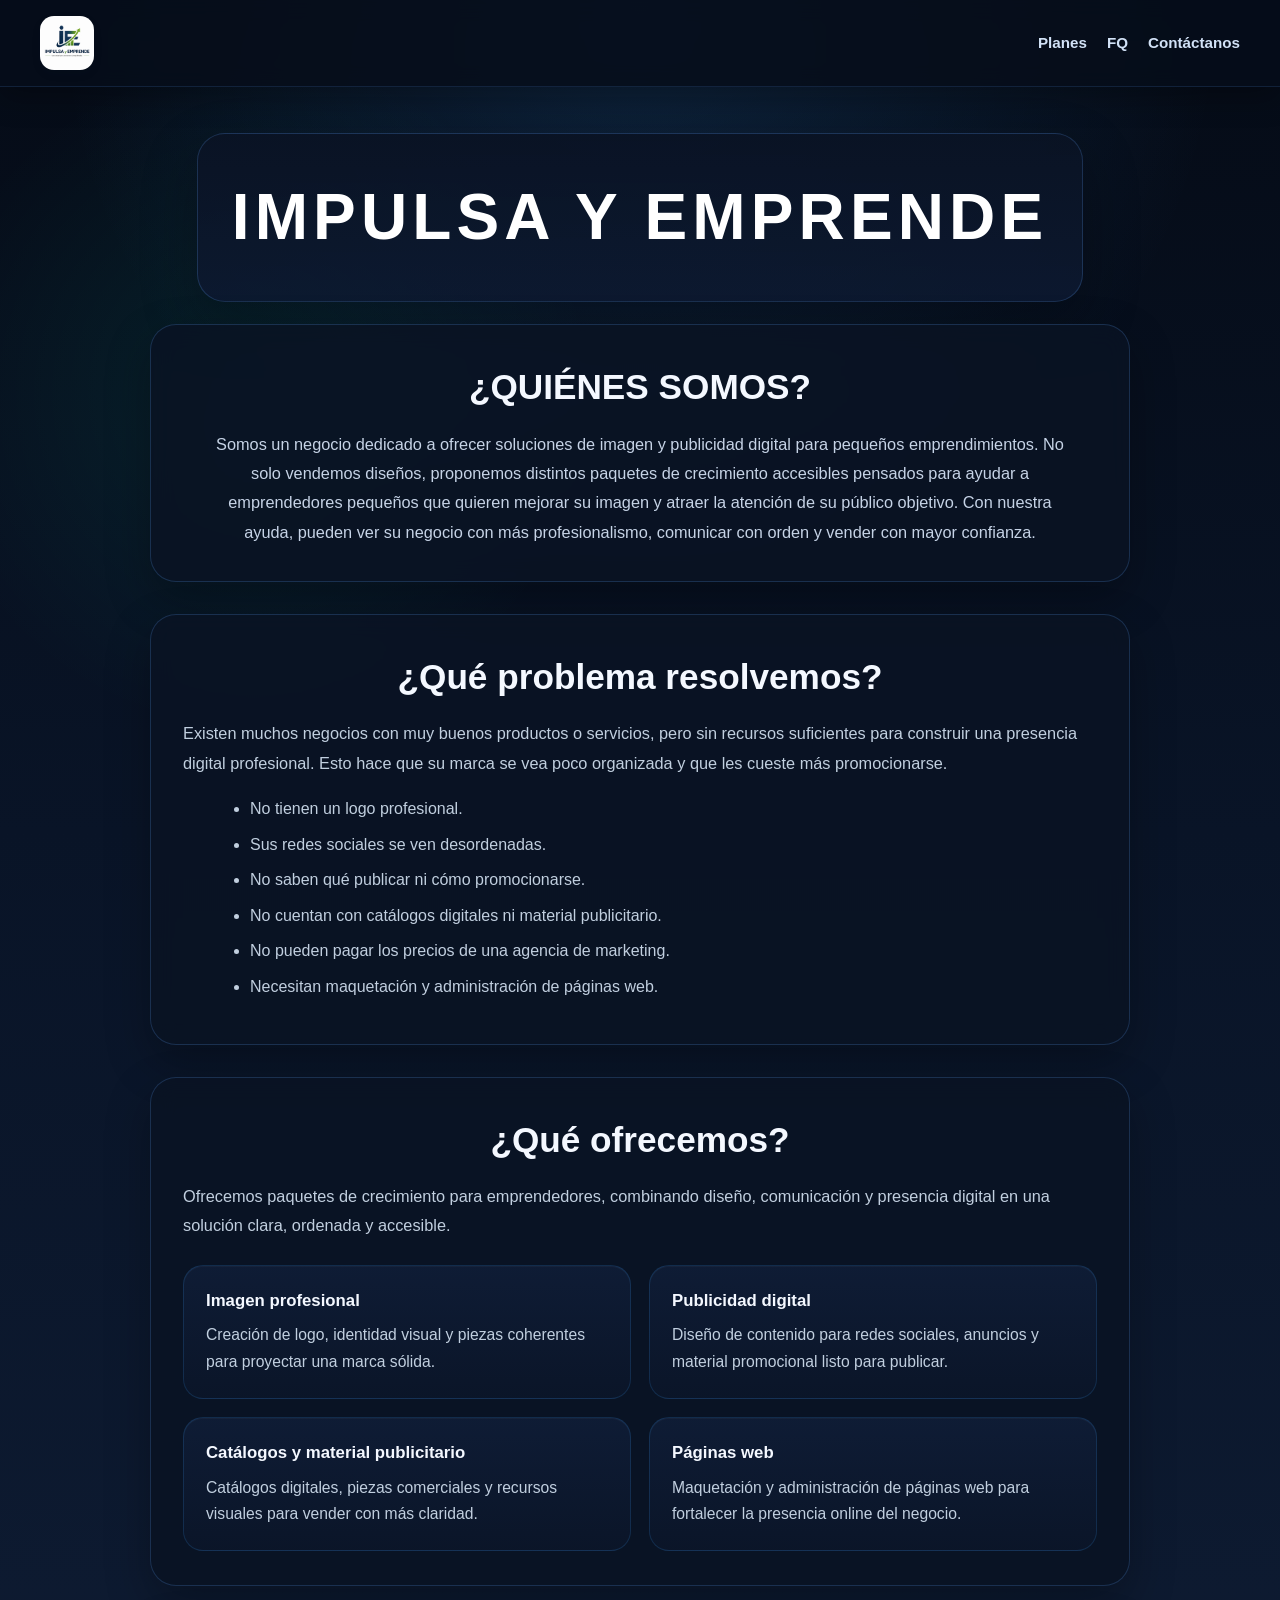
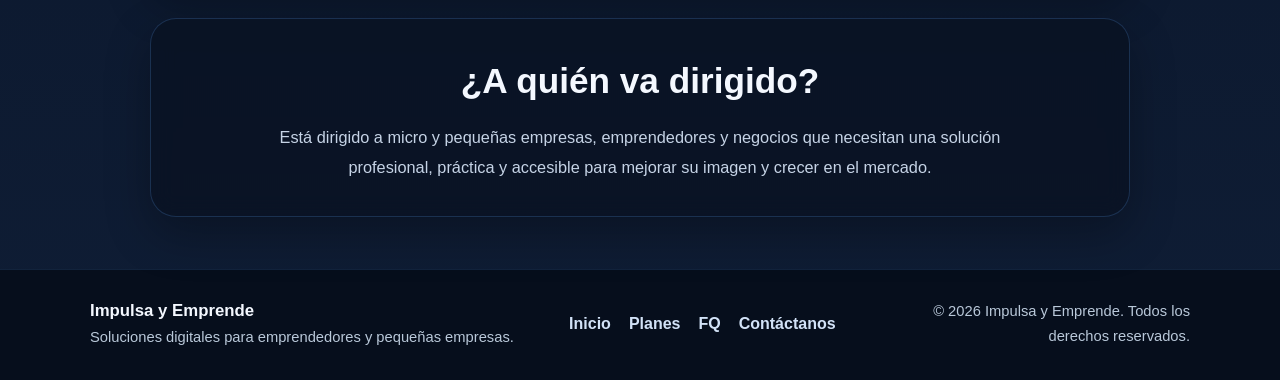
<file: index.html>
<!DOCTYPE html>
<html lang="es">
<head>
    <meta charset="UTF-8">
    <meta name="viewport" content="width=device-width, initial-scale=1.0">
    <title>Impulsa y Emprende</title>
    <link rel="stylesheet" href="estilos_index.css">
</head>
<body>
    <header class="navbar">
        <a class="logo-button" href="index.html" aria-label="Ir al inicio">
            <img src="logo/logo.jpeg" alt="Logo de Impulsa y Emprende" class="logo-img">
        </a>
        <nav class="nav-links" aria-label="Navegación principal">
            <a href="planes/planes.html">Planes</a>
            <a href="fq/fq.html">FQ</a>
            <a href="contacto/contacto.html">Contáctanos</a>
        </nav>
    </header>

    <main>
        <section class="hero" id="inicio">
            <div class="hero-content">
                <h1>IMPULSA Y EMPRENDE</h1>
            </div>
        </section>

            <section class="content-section" id="quienes-somos">
                <div class="section-card intro-card">
                    <h2>¿QUIÉNES SOMOS?</h2>
                    <p>
                        Somos un negocio dedicado a ofrecer soluciones de imagen y publicidad digital para pequeños emprendimientos.
                        No solo vendemos diseños, proponemos distintos paquetes de crecimiento accesibles pensados para ayudar a emprendedores pequeños que
                        quieren mejorar su imagen y atraer la atención de su público objetivo.
                        Con nuestra ayuda, pueden ver su negocio con más profesionalismo,
                        comunicar con orden y vender con mayor confianza.
                    </p>
                </div>
            </section>

        <section class="content-section" id="problema">
            <div class="section-card">
                <h2>¿Qué problema resolvemos?</h2>
                <p>
                    Existen muchos negocios con muy buenos productos o servicios, pero sin recursos suficientes para construir una presencia digital profesional.
                    Esto hace que su marca se vea poco organizada y que les cueste más promocionarse.
                </p>
                <ul class="bullet-list">
                    <li>No tienen un logo profesional.</li>
                    <li>Sus redes sociales se ven desordenadas.</li>
                    <li>No saben qué publicar ni cómo promocionarse.</li>
                    <li>No cuentan con catálogos digitales ni material publicitario.</li>
                    <li>No pueden pagar los precios de una agencia de marketing.</li>
                    <li>Necesitan maquetación y administración de páginas web.</li>
                </ul>
            </div>
        </section>

        <section class="content-section" id="ofrecemos">
            <div class="section-card">
                <h2>¿Qué ofrecemos?</h2>
                <p>
                    Ofrecemos paquetes de crecimiento para emprendedores, combinando diseño, comunicación y presencia digital en una solución clara,
                    ordenada y accesible.
                </p>

                <div class="service-grid">
                    <article class="service-card">
                        <h3>Imagen profesional</h3>
                        <p>Creación de logo, identidad visual y piezas coherentes para proyectar una marca sólida.</p>
                    </article>
                    <article class="service-card">
                        <h3>Publicidad digital</h3>
                        <p>Diseño de contenido para redes sociales, anuncios y material promocional listo para publicar.</p>
                    </article>
                    <article class="service-card">
                        <h3>Catálogos y material publicitario</h3>
                        <p>Catálogos digitales, piezas comerciales y recursos visuales para vender con más claridad.</p>
                    </article>
                    <article class="service-card">
                        <h3>Páginas web</h3>
                        <p>Maquetación y administración de páginas web para fortalecer la presencia online del negocio.</p>
                    </article>
                </div>
            </div>
        </section>

        <section class="content-section" id="publico">
            <div class="section-card audience-card">
                <h2>¿A quién va dirigido?</h2>
                <p>
                    Está dirigido a micro y pequeñas empresas, emprendedores y negocios que necesitan una solución profesional,
                    práctica y accesible para mejorar su imagen y crecer en el mercado.
                </p>
            </div>
        </section>
    </main>

    <footer class="site-footer">
        <div class="footer-content">
            <div class="footer-brand">
                <strong>Impulsa y Emprende</strong>
                <p>Soluciones digitales para emprendedores y pequeñas empresas.</p>
            </div>
            <div class="footer-links">
                <a href="index.html">Inicio</a>
                <a href="planes/planes.html">Planes</a>
                <a href="fq/fq.html">FQ</a>
                <a href="contacto/contacto.html">Contáctanos</a>
            </div>
            <div class="footer-copy">
                <p>© 2026 Impulsa y Emprende. Todos los derechos reservados.</p>
            </div>
        </div>
    </footer>
</body>
</html>
</file>
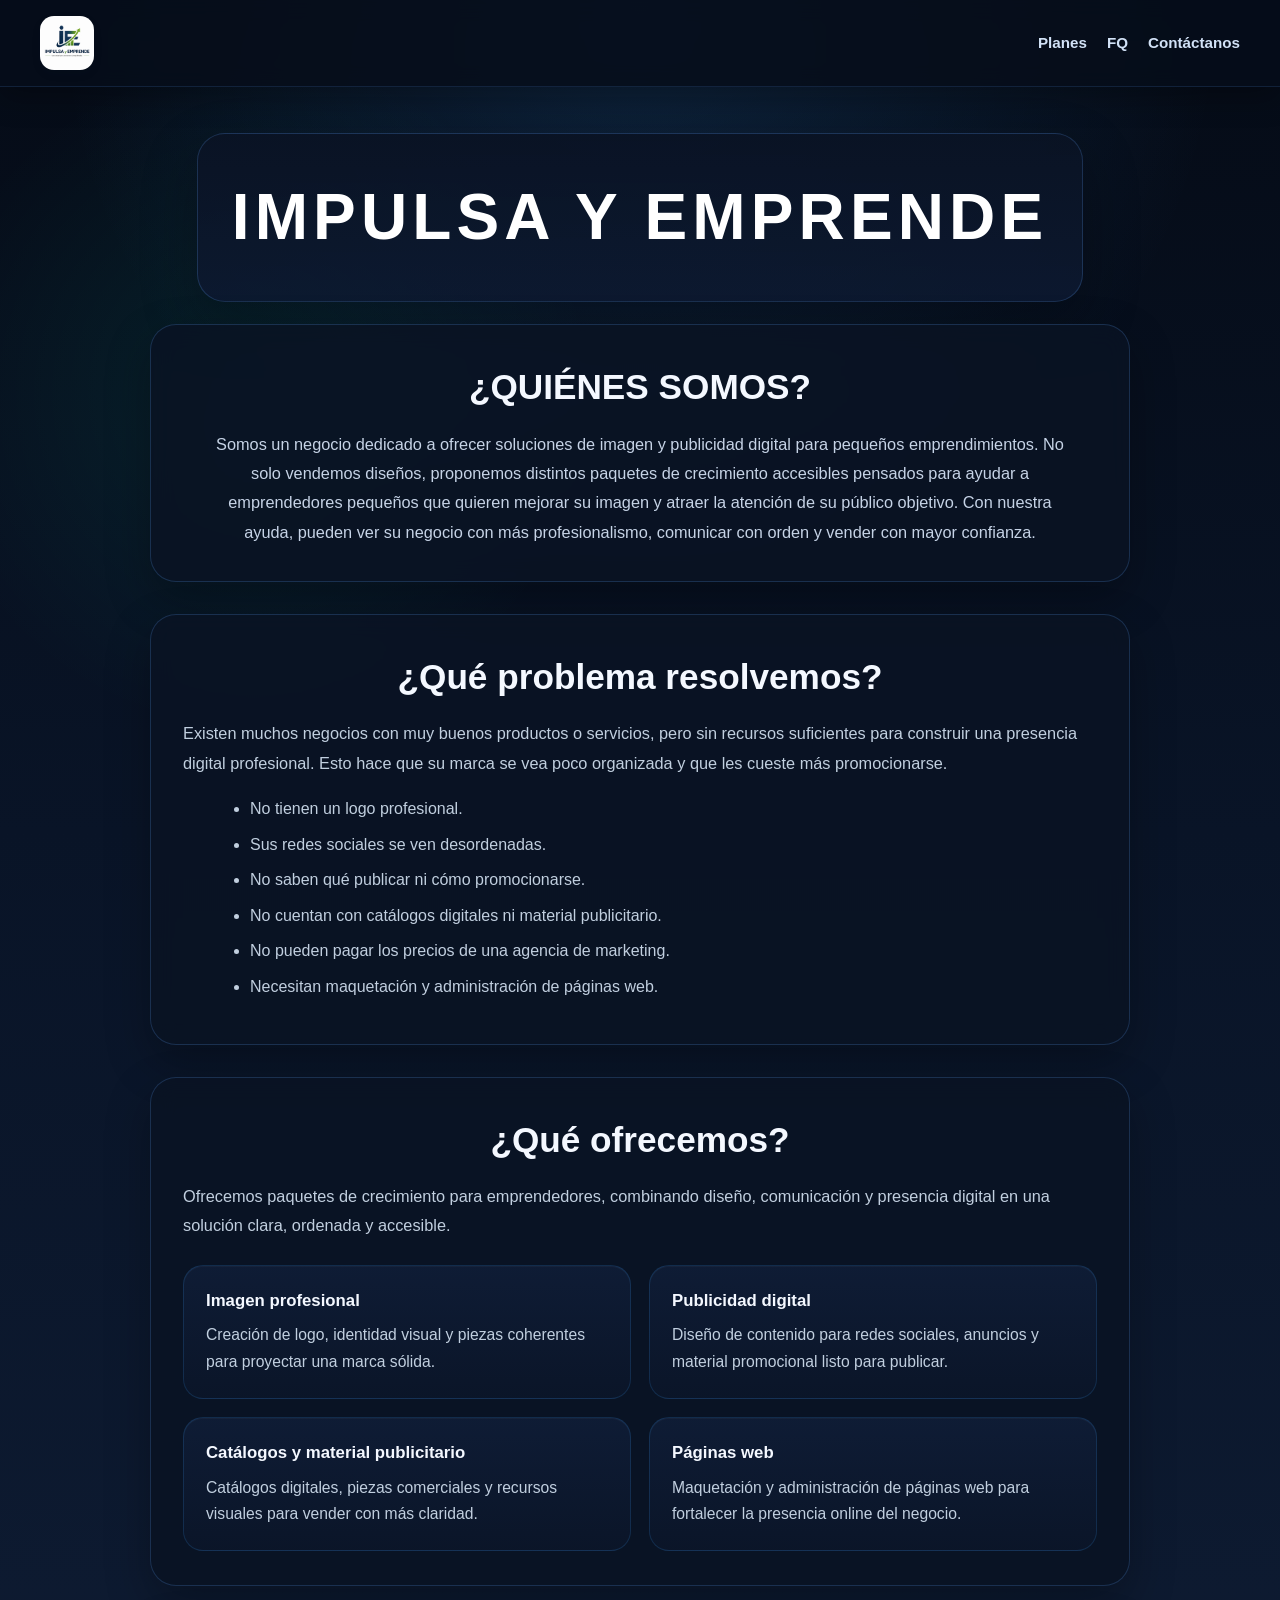
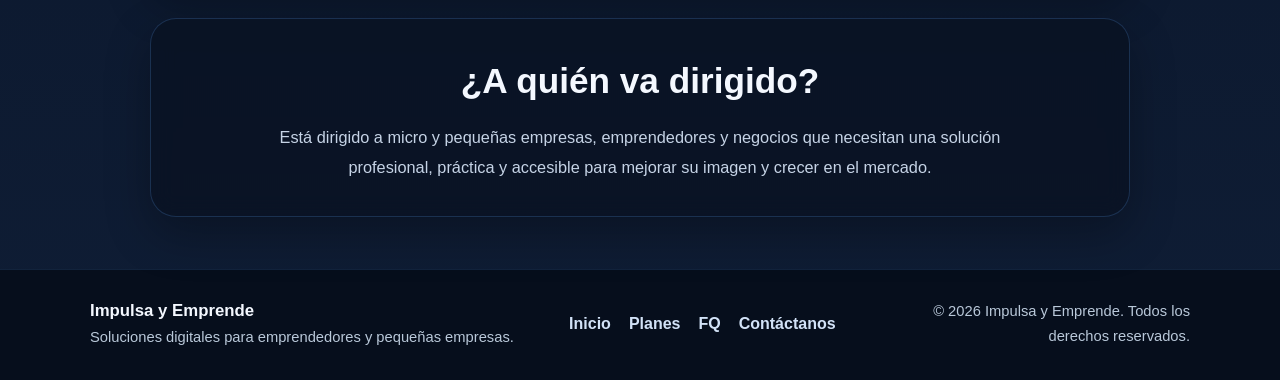
<file: inicio/index.html>
<!DOCTYPE html>
<html lang="es">
<head>
    <meta charset="UTF-8">
    <meta name="viewport" content="width=device-width, initial-scale=1.0">
    <title>Impulsa y Emprende</title>
    <link rel="stylesheet" href="estilos_index.css">
</head>
<body>
    <header class="navbar">
        <a class="logo-button" href="#inicio" aria-label="Ir al inicio">
            <img src="../logo/logo.jpeg" alt="Logo de Impulsa y Emprende" class="logo-img">
        </a>
        <nav class="nav-links" aria-label="Navegación principal">
            <a href="../planes/planes.html">Planes</a>
            <a href="../fq/fq.html">FQ</a>
            <a href="../contacto/contacto.html">Contáctanos</a>
        </nav>
    </header>

    <main>
        <section class="hero" id="inicio">
            <div class="hero-content">
                <h1>IMPULSA Y EMPRENDE</h1>
            </div>
        </section>

            <section class="content-section" id="quienes-somos">
                <div class="section-card intro-card">
                    <h2>¿QUIÉNES SOMOS?</h2>
                    <p>
                        Somos un negocio dedicado a ofrecer soluciones de imagen y publicidad digital para pequeños emprendimientos.
                        No solo vendemos diseños, proponemos distintos paquetes de crecimiento accesibles pensados para ayudar a emprendedores pequeños que
                        quieren mejorar su imagen y atraer la atención de su público objetivo.
                        Con nuestra ayuda, pueden ver su negocio con más profesionalismo,
                        comunicar con orden y vender con mayor confianza.
                    </p>
                </div>
            </section>

        <section class="content-section" id="problema">
            <div class="section-card">
                <h2>¿Qué problema resolvemos?</h2>
                <p>
                    Existen muchos negocios con muy buenos productos o servicios, pero sin recursos suficientes para construir una presencia digital profesional.
                    Esto hace que su marca se vea poco organizada y que les cueste más promocionarse.
                </p>
                <ul class="bullet-list">
                    <li>No tienen un logo profesional.</li>
                    <li>Sus redes sociales se ven desordenadas.</li>
                    <li>No saben qué publicar ni cómo promocionarse.</li>
                    <li>No cuentan con catálogos digitales ni material publicitario.</li>
                    <li>No pueden pagar los precios de una agencia de marketing.</li>
                    <li>Necesitan maquetación y administración de páginas web.</li>
                </ul>
            </div>
        </section>

        <section class="content-section" id="ofrecemos">
            <div class="section-card">
                <h2>¿Qué ofrecemos?</h2>
                <p>
                    Ofrecemos paquetes de crecimiento para emprendedores, combinando diseño, comunicación y presencia digital en una solución clara,
                    ordenada y accesible.
                </p>

                <div class="service-grid">
                    <article class="service-card">
                        <h3>Imagen profesional</h3>
                        <p>Creación de logo, identidad visual y piezas coherentes para proyectar una marca sólida.</p>
                    </article>
                    <article class="service-card">
                        <h3>Publicidad digital</h3>
                        <p>Diseño de contenido para redes sociales, anuncios y material promocional listo para publicar.</p>
                    </article>
                    <article class="service-card">
                        <h3>Catálogos y material publicitario</h3>
                        <p>Catálogos digitales, piezas comerciales y recursos visuales para vender con más claridad.</p>
                    </article>
                    <article class="service-card">
                        <h3>Páginas web</h3>
                        <p>Maquetación y administración de páginas web para fortalecer la presencia online del negocio.</p>
                    </article>
                </div>
            </div>
        </section>

        <section class="content-section" id="publico">
            <div class="section-card audience-card">
                <h2>¿A quién va dirigido?</h2>
                <p>
                    Está dirigido a micro y pequeñas empresas, emprendedores y negocios que necesitan una solución profesional,
                    práctica y accesible para mejorar su imagen y crecer en el mercado.
                </p>
            </div>
        </section>
    </main>

    <footer class="site-footer">
        <div class="footer-content">
            <div class="footer-brand">
                <strong>Impulsa y Emprende</strong>
                <p>Soluciones digitales para emprendedores y pequeñas empresas.</p>
            </div>
            <div class="footer-links">
                <a href="../inicio/index.html#inicio">Inicio</a>
                <a href="../planes/planes.html">Planes</a>
                <a href="../fq/fq.html">FQ</a>
                <a href="../contacto/contacto.html">Contáctanos</a>
            </div>
            <div class="footer-copy">
                <p>© 2026 Impulsa y Emprende. Todos los derechos reservados.</p>
            </div>
        </div>
    </footer>
</body>
</html>
</file>
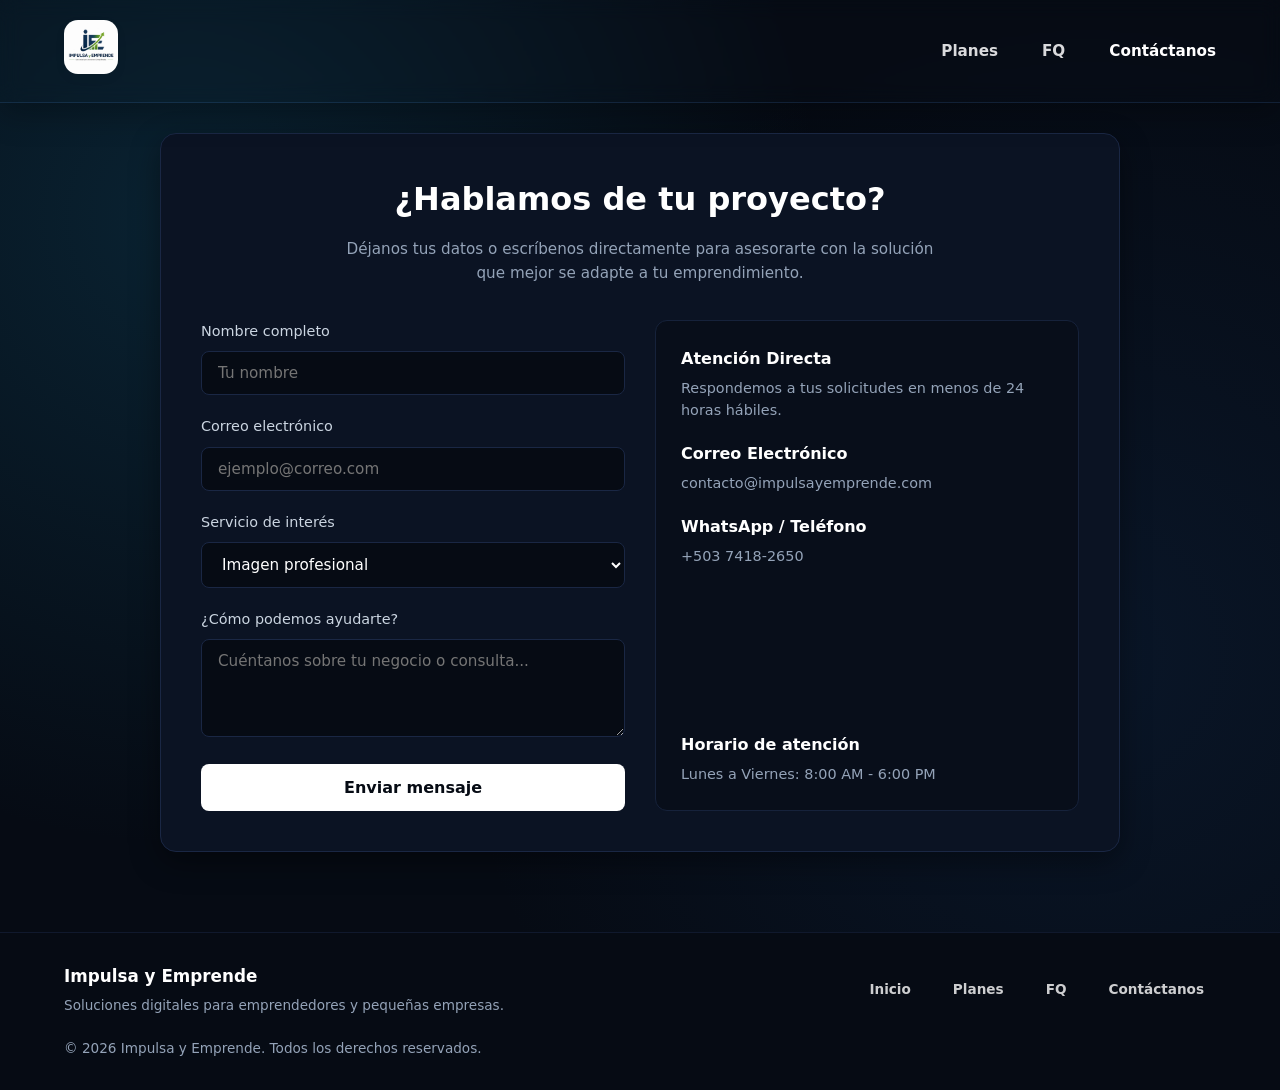
<file: contacto/contacto.html>
<!DOCTYPE html>
<html lang="es">
<head>
    <meta charset="UTF-8">
    <meta name="viewport" content="width=device-width, initial-scale=1.0">
    <title>Contáctanos - Impulsa y Emprende</title>
    <link rel="stylesheet" href="contacto.css">
</head>
<body>
    <header class="navbar">
        <a class="logo-button" href="../index.html" aria-label="Ir al inicio">
            <img src="../logo/logo.jpeg" alt="Logo de Impulsa y Emprende" class="logo-img">
        </a>
        <nav class="nav-links" aria-label="Navegación principal">
            <a href="../planes/planes.html">Planes</a>
            <a href="../fq/fq.html">FQ</a>
            <a href="../contacto/contacto.html" class="active">Contáctanos</a>
        </nav>
    </header>

    <main class="contact-container">
        <section class="contact-card">
            <h1 class="section-title">¿Hablamos de tu proyecto?</h1>
            <p class="section-subtitle">Déjanos tus datos o escríbenos directamente para asesorarte con la solución que mejor se adapte a tu emprendimiento.</p>

            <div class="contact-grid">
                <!-- Formulario -->
                <form class="contact-form" action="#" method="POST">
                    <div class="form-group">
                        <label for="nombre">Nombre completo</label>
                        <input type="text" id="nombre" name="nombre" placeholder="Tu nombre" required>
                    </div>

                    <div class="form-group">
                        <label for="email">Correo electrónico</label>
                        <input type="email" id="email" name="email" placeholder="ejemplo@correo.com" required>
                    </div>

                    <div class="form-group">
                        <label for="servicio">Servicio de interés</label>
                        <select id="servicio" name="servicio">
                            <option value="imagen">Imagen profesional</option>
                            <option value="publicidad">Publicidad digital</option>
                            <option value="catalogos">Catálogos y material publicitario</option>
                            <option value="web">Páginas web</option>
                            <option value="otro">Consulta general</option>
                        </select>
                    </div>

                    <div class="form-group">
                        <label for="mensaje">¿Cómo podemos ayudarte?</label>
                        <textarea id="mensaje" name="mensaje" rows="4" placeholder="Cuéntanos sobre tu negocio o consulta..." required></textarea>
                    </div>

                    <button type="submit" class="btn-submit">Enviar mensaje</button>
                </form>

                <!-- Panel de información -->
                <div class="info-box">
                    <div class="info-group">
                        <div class="info-item">
                            <h3>Atención Directa</h3>
                            <p>Respondemos a tus solicitudes en menos de 24 horas hábiles.</p>
                        </div>

                        <div class="info-item">
                            <h3>Correo Electrónico</h3>
                            <p>contacto@impulsayemprende.com</p>
                        </div>

                        <div class="info-item">
                            <h3>WhatsApp / Teléfono</h3>
                            <p>+503 7418-2650</p>
                        </div>
                    </div>

                    <div class="info-item margin-reset">
                        <h3>Horario de atención</h3>
                        <p>Lunes a Viernes: 8:00 AM - 6:00 PM</p>
                    </div>
                </div>
            </div>
        </section>
    </main>

    <footer class="site-footer">
        <div class="footer-content">
            <div class="footer-brand">
                <strong>Impulsa y Emprende</strong>
                <p>Soluciones digitales para emprendedores y pequeñas empresas.</p>
            </div>
            <div class="footer-links">
                <a href="../index.html">Inicio</a>
                <a href="planes/planes.html">Planes</a>
                <a href="fq/fq.html">FQ</a>
                <a href="contacto/contacto.html">Contáctanos</a>
            </div>
            <div class="footer-copy">
                <p>© 2026 Impulsa y Emprende. Todos los derechos reservados.</p>
            </div>
        </div>
    </footer>
</body>
</html>
</file>
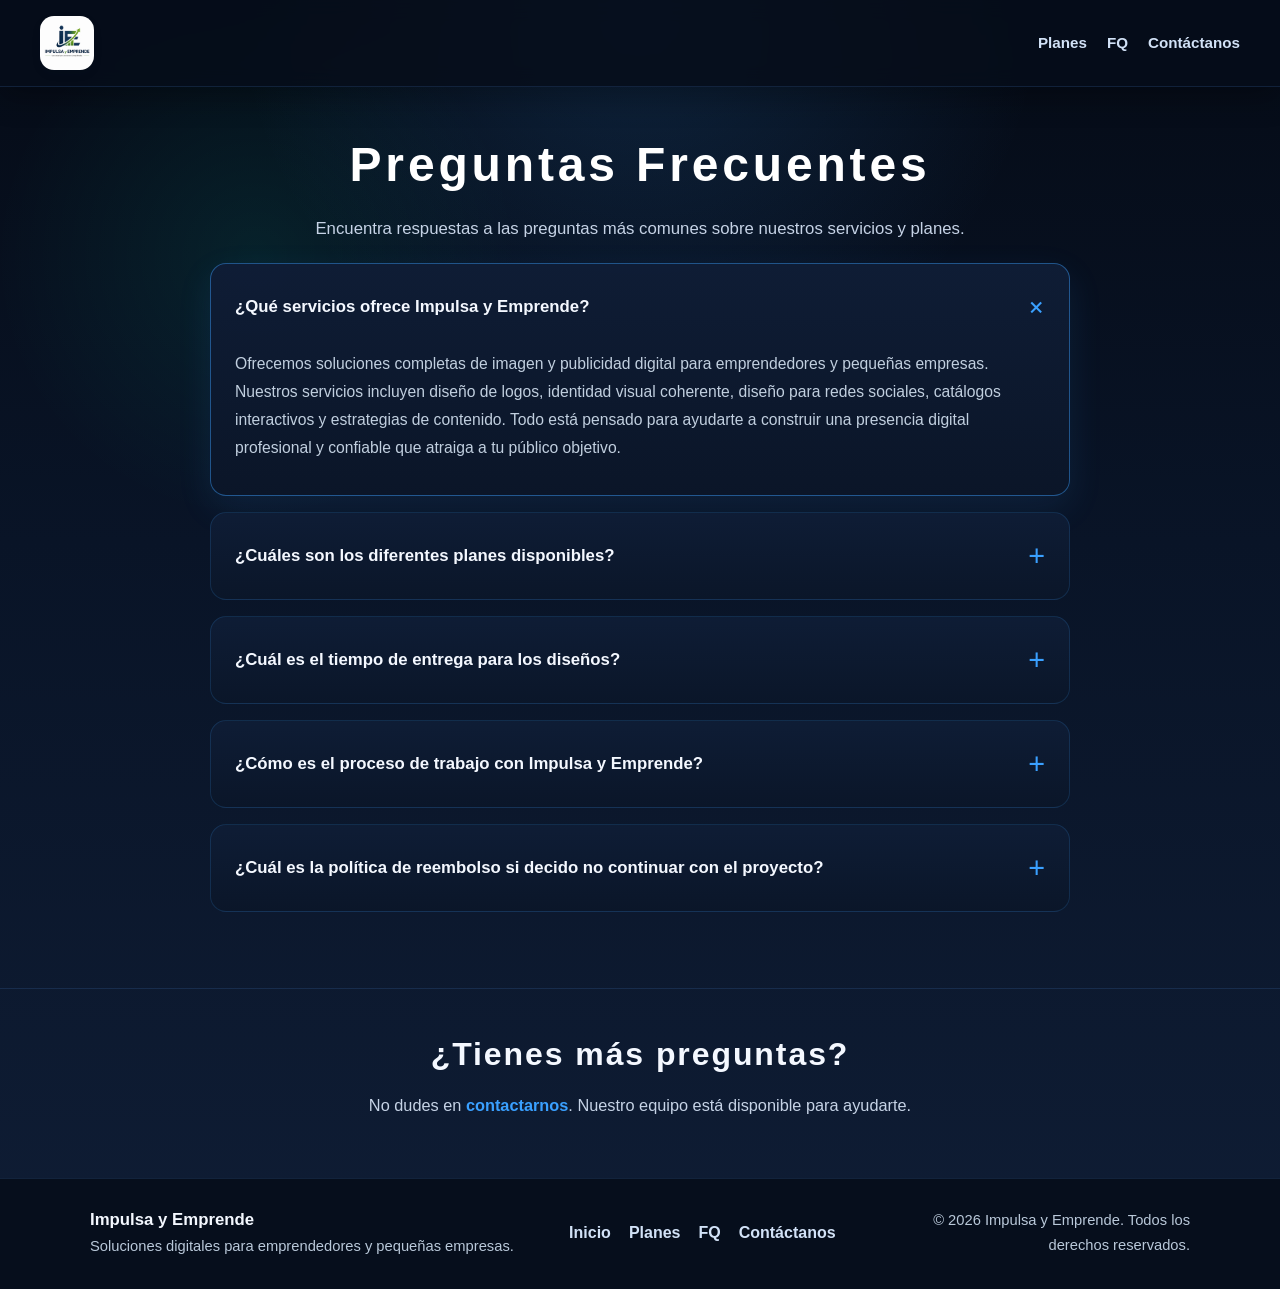
<file: fq/fq.html>
<!DOCTYPE html>
<html lang="es">
<head>
    <meta charset="UTF-8">
    <meta name="viewport" content="width=device-width, initial-scale=1.0">
    <title>Impulsa y Emprende</title>
    <link rel="stylesheet" href="fq.css">
</head>
<body>
    <header class="navbar">
        <a class="logo-button" href="../index.html" aria-label="Ir al inicio">
            <img src="../logo/logo.jpeg" alt="Logo de Impulsa y Emprende" class="logo-img">
        </a>
        <nav class="nav-links" aria-label="Navegación principal">
            <a href="../planes/planes.html">Planes</a>
            <a href="../fq/fq.html">FQ</a>
            <a href="../contacto/contacto.html">Contáctanos</a>
        </nav>
    </header>

    <main>
        <section class="faq-header">
            <h1>Preguntas Frecuentes</h1>
            <p>Encuentra respuestas a las preguntas más comunes sobre nuestros servicios y planes.</p>
        </section>

        <section class="faq-container">
            <div class="faq-item">
                <div class="faq-question">
                    <h3>¿Qué servicios ofrece Impulsa y Emprende?</h3>
                    <span class="faq-toggle">+</span>
                </div>
                <div class="faq-answer">
                    <p>Ofrecemos soluciones completas de imagen y publicidad digital para emprendedores y pequeñas empresas. Nuestros servicios incluyen diseño de logos, identidad visual coherente, diseño para redes sociales, catálogos interactivos y estrategias de contenido. Todo está pensado para ayudarte a construir una presencia digital profesional y confiable que atraiga a tu público objetivo.</p>
                </div>
            </div>

            <div class="faq-item">
                <div class="faq-question">
                    <h3>¿Cuáles son los diferentes planes disponibles?</h3>
                    <span class="faq-toggle">+</span>
                </div>
                <div class="faq-answer">
                    <p>Contamos con tres planes diseñados para diferentes necesidades:</p>
                    <ul>
                        <li><strong>Plan 1 - Semilla:</strong> Incluye un logotipo profesional e identidad visual coherente, perfecto para iniciar tu presencia digital.</li>
                        <li><strong>Plan 2 - Crecimiento:</strong> Diseñado para expandir tu presencia con estrategias de contenido y catálogos interactivos.</li>
                        <li><strong>Plan 3 - Expansión:</strong> Nuestro plan más completo con todas las herramientas para posicionar tu marca en el mercado.</li>
                    </ul>
                    <p>Puedes ver los detalles completos de cada plan visitando nuestra sección de <a href="../planes/planes.html">Planes</a>.</p>
                </div>
            </div>

            <div class="faq-item">
                <div class="faq-question">
                    <h3>¿Cuál es el tiempo de entrega para los diseños?</h3>
                    <span class="faq-toggle">+</span>
                </div>
                <div class="faq-answer">
                    <p>Los tiempos de entrega varían según el plan y la complejidad del proyecto. Para el Plan Semilla, generalmente completamos los diseños en 5-7 días hábiles. Los planes de Crecimiento y Expansión pueden tomar entre 2-3 semanas dependiendo del alcance.</p>
                </div>
            </div>

            <div class="faq-item">
                <div class="faq-question">
                    <h3>¿Cómo es el proceso de trabajo con Impulsa y Emprende?</h3>
                    <span class="faq-toggle">+</span>
                </div>
                <div class="faq-answer">
                    <p>Nuestro proceso es simple y colaborativo:</p>
                    <ol>
                        <li><strong>Selección y Consulta:</strong> Eliges el plan que mejor se adapte a tu negocio (Semilla, Crecimiento o Expansión) y nos contactas para compartir tu visión.</li>
                        <li><strong>Definición de Objetivos:</strong> Recopilamos la información relevante de tu marca mediante un breve formulario o reunión inicial para iniciar con claridad.</li>
                        <li><strong>Diseño y Desarrollo:</strong> Nuestro equipo crea tus propuestas visuales y de contenido manteniendo comunicación constante contigo.</li>
                        <li><strong>Revisión y Ajustes:</strong> Te presentamos los avances y realizamos las correcciones necesarias según las revisiones incluidas en tu plan.</li>
                        <li><strong>Entrega Final:</strong> Recibes todos los archivos y recursos listos para usar en tus plataformas digitales.</li>
                    </ol>
                </div>
            </div>

            <div class="faq-item">
                <div class="faq-question">
                    <h3>¿Cuál es la política de reembolso si decido no continuar con el proyecto?</h3>
                    <span class="faq-toggle">+</span>
                </div>
                <div class="faq-answer">
                    <p>Contamos con términos claros para proteger tu inversión en cada etapa del proceso:</p>
                    <ul>
                        <li><strong>Cancelación previa:</strong> Si cancelas antes de iniciar la fase de conceptualización o diseño, se reembolsa el 100% de tu anticipo.</li>
                        <li><strong>Proceso en marcha:</strong> Una vez presentadas las primeras propuestas, el anticipo no es reembolsable debido al tiempo y trabajo creativo ya invertido.</li>
                        <li><strong>Entrega final:</strong> Tras la aprobación de las propuestas y la entrega de los archivos finales, no se realizan reembolsos.</li>
                        
                    </ul>
                </div>
            </div>
        </section>

        <section class="faq-footer">
            <h2>¿Tienes más preguntas?</h2>
            <p>No dudes en <a href="../contacto/contacto.html">contactarnos</a>. Nuestro equipo está disponible para ayudarte.</p>
        </section>
    </main>

    <footer class="site-footer">
        <div class="footer-content">
            <div class="footer-brand">
                <strong>Impulsa y Emprende</strong>
                <p>Soluciones digitales para emprendedores y pequeñas empresas.</p>
            </div>
            <div class="footer-links">
                <a href="../index.html">Inicio</a>
                <a href="../planes/planes.html">Planes</a>
                <a href="../fq/fq.html">FQ</a>
                <a href="../contacto/contacto.html">Contáctanos</a>
            </div>
            <div class="footer-copy">
                <p>© 2026 Impulsa y Emprende. Todos los derechos reservados.</p>
            </div>
        </div>
    </footer>

    <script>
        // FAQ Interactivity
        document.addEventListener('DOMContentLoaded', function() {
            const faqItems = document.querySelectorAll('.faq-item');

            faqItems.forEach(item => {
                const question = item.querySelector('.faq-question');
                
                question.addEventListener('click', function() {
                    // Close other open items
                    faqItems.forEach(otherItem => {
                        if (otherItem !== item && otherItem.classList.contains('active')) {
                            otherItem.classList.remove('active');
                        }
                    });

                    // Toggle current item
                    item.classList.toggle('active');
                });
            });

            // Open first FAQ item by default
            if (faqItems.length > 0) {
                faqItems[0].classList.add('active');
            }
        });
    </script>
</body>
</html>
</file>
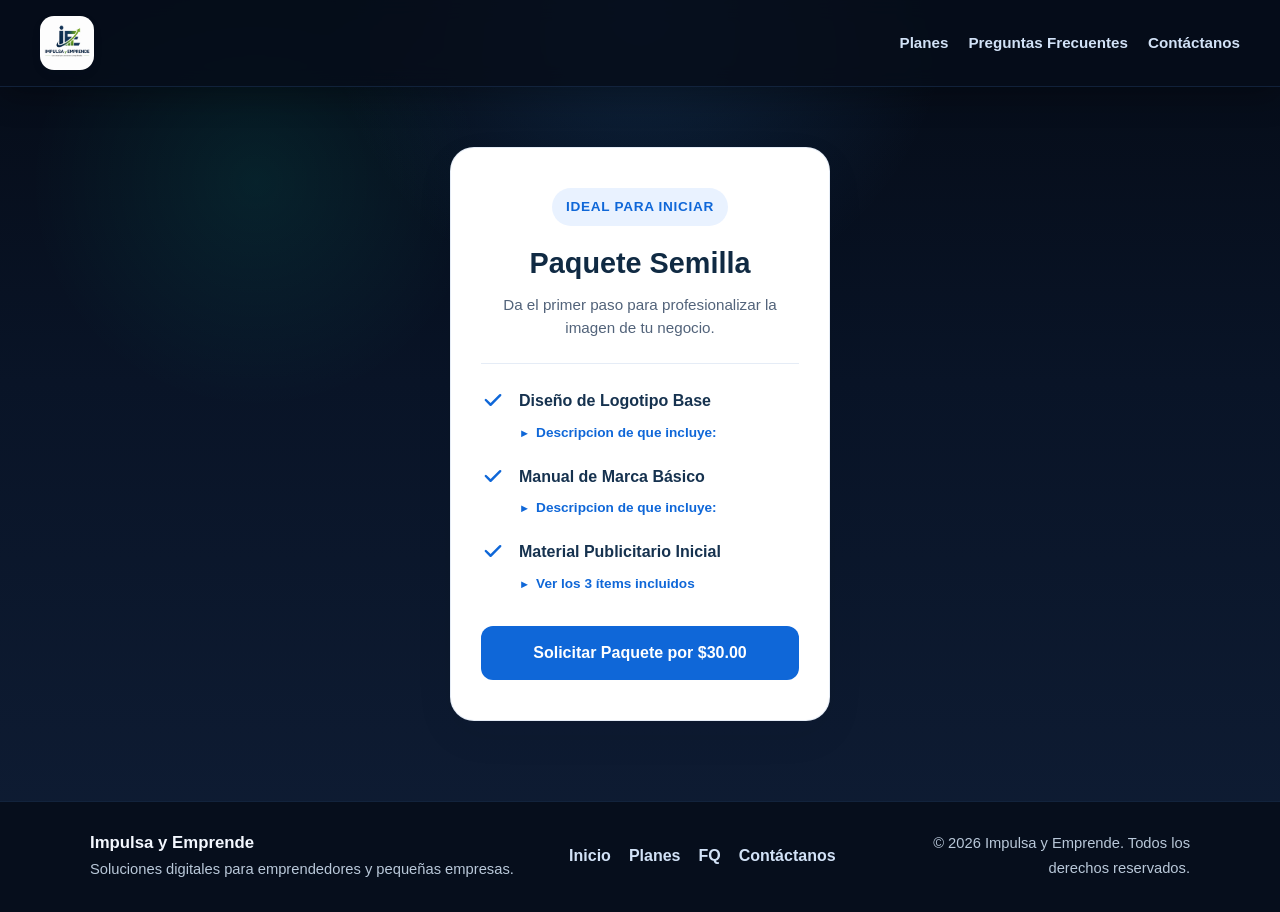
<file: paquete1/paquete1.html>
<!DOCTYPE html>
<html lang="es">
<head>
  <meta charset="UTF-8">
  <meta name="viewport" content="width=device-width, initial-scale=1.0">
  <title>Paquete Semilla - Impulsa y Emprende</title>
  <!-- Asegúrate de que el nombre del archivo CSS sea el correcto -->
  <link rel="stylesheet" href="paquete1.css"> 
</head>
<body>
  <header class="navbar">
      <a class="logo-button" href="../index.html" aria-label="Ir al inicio">
            <img src="../logo/logo.jpeg" alt="Logo de Impulsa y Emprende" class="logo-img">
      </a>
      <nav class="nav-links" aria-label="Navegación principal">
          <a href="../planes/planes.html">Planes</a>
          <a href="../fq/fq.html">Preguntas Frecuentes</a>
          <a href="../contacto/contacto.html">Contáctanos</a>
      </nav>
  </header>

  <main>
      <!-- Contenedor de la tarjeta -->
      <div class="paquete-container">
          
          <article class="pricing-card">
          
          <div class="card-header">
              <span class="badge">Ideal para iniciar</span>
              <h2>Paquete Semilla</h2>
              <p class="card-desc">Da el primer paso para profesionalizar la imagen de tu negocio.</p>
          </div>

          <ul class="features-list">
              <!-- item 1 -->
              <li>
                  <svg xmlns="http://www.w3.org/2000/svg" class="check-icon" viewBox="0 0 20 20" fill="currentColor">
                      <path fill-rule="evenodd" d="M16.707 5.293a1 1 0 010 1.414l-8 8a1 1 0 01-1.414 0l-4-4a1 1 0 011.414-1.414L8 12.586l7.293-7.293a1 1 0 011.414 0z" clip-rule="evenodd" />
                  </svg>
                  <div class="feature-text">
                      <strong>Diseño de Logotipo Base</strong>
                        <details class="feature-details">
                          <summary>Descripcion de que incluye:</summary>
                          <div class="details-content">
                              <p>1. 2 Propuestas iniciales de los diseños</p>
                              <p>2. 1 Cambio de diseño gratis los demas cambios de diseño por $4.99</p>
                          </div>
                        </details>
                  </div>
              </li>

              <!-- item 2 -->
              <li>
                  <svg xmlns="http://www.w3.org/2000/svg" class="check-icon" viewBox="0 0 20 20" fill="currentColor">
                      <path fill-rule="evenodd" d="M16.707 5.293a1 1 0 010 1.414l-8 8a1 1 0 01-1.414 0l-4-4a1 1 0 011.414-1.414L8 12.586l7.293-7.293a1 1 0 011.414 0z" clip-rule="evenodd" />
                  </svg>
                  <div class="feature-text">
                      <strong>Manual de Marca Básico</strong>
                      <details class="feature-details">
                          <summary>Descripcion de que incluye:</summary>
                          <div class="details-content">
                              <p>1. Paleta de colores</p>
                              <p>2. Tipografía: el tipo de letra que le guste y convenga. </p>
                              <p>3. Como puede darle uso del logotipo y sus presentaciones.</p>
                          </div>
                      </details>
                  </div>
              </li>

              <!-- item 3 -->
              <li>
                  <svg xmlns="http://www.w3.org/2000/svg" class="check-icon" viewBox="0 0 20 20" fill="currentColor">
                      <path fill-rule="evenodd" d="M16.707 5.293a1 1 0 010 1.414l-8 8a1 1 0 01-1.414 0l-4-4a1 1 0 011.414-1.414L8 12.586l7.293-7.293a1 1 0 011.414 0z" clip-rule="evenodd" />
                  </svg>
                  <div class="feature-text">
                      <strong>Material Publicitario Inicial</strong>
                      <details class="feature-details">
                          <summary>Ver los 3 ítems incluidos</summary>
                          <div class="details-content">
                              <p>1. Banner publicitario</p>
                              <p>2. Tarjetas de presentación (x20)</p>
                              <p>3. Flyer promocional (x50)</p>
                          </div>
                      </details>
                  </div>
              </li>
          </ul>

          <div class="card-footer">
              <a href="#contacto" class="btn-contratar">Solicitar Paquete por $30.00</a>
          </div>
          
          </article>
      </div>
  </main>
  <footer class="site-footer">
        <div class="footer-content">
            <div class="footer-brand">
                <strong>Impulsa y Emprende</strong>
                <p>Soluciones digitales para emprendedores y pequeñas empresas.</p>
            </div>
            <div class="footer-links">
                <a href="../index.html">Inicio</a>
                <a href="../planes/planes.html">Planes</a>
                <a href="../fq/fq.html">FQ</a>
                <a href="../contacto/contacto.html">Contáctanos</a>
            </div>
            <div class="footer-copy">
                <p>© 2026 Impulsa y Emprende. Todos los derechos reservados.</p>
            </div>
        </div>
    </footer>
</body>
</html>
</file>
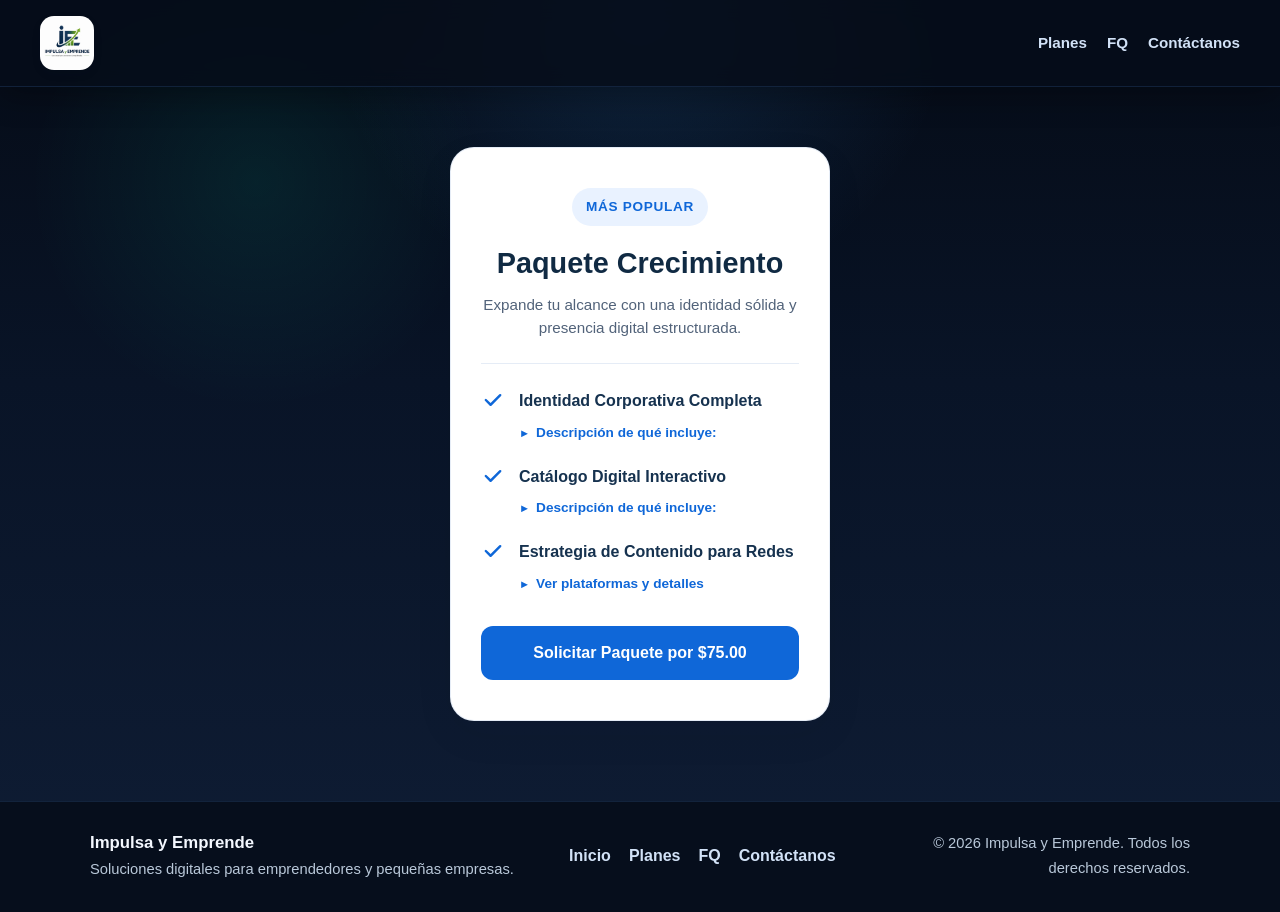
<file: paquete2/paquete2.html>
<!DOCTYPE html>
<html lang="es">
<head>
  <meta charset="UTF-8">
  <meta name="viewport" content="width=device-width, initial-scale=1.0">
  <title>Paquete Crecimiento - Impulsa y Emprende</title>
  <!-- Utiliza el mismo archivo CSS del paquete 1 -->
  <link rel="stylesheet" href="paquete2.css"> 
</head>
<body>
  <header class="navbar">
      <a class="logo-button" href="../index.html" aria-label="Ir al inicio">
        <img src="../logo/logo.jpeg" alt="Logo de Impulsa y Emprende" class="logo-img">
      </a>
        <nav class="nav-links" aria-label="Navegación principal">
            <a href="../planes/planes.html">Planes</a>
            <a href="../fq/fq.html">FQ</a>
            <a href="../contacto/contacto.html">Contáctanos</a>
        </nav>
  </header>

  <main>
      <!-- Contenedor de la tarjeta -->
      <div class="paquete-container">
          
          <article class="pricing-card">
          
          <div class="card-header">
              <!-- Puedes cambiar el color de este badge en CSS si quieres que destaque más -->
              <span class="badge">Más popular</span>
              <h2>Paquete Crecimiento</h2>
              <p class="card-desc">Expande tu alcance con una identidad sólida y presencia digital estructurada.</p>
          </div>

          <ul class="features-list">
              <!-- item 1 -->
              <li>
                  <svg xmlns="http://www.w3.org/2000/svg" class="check-icon" viewBox="0 0 20 20" fill="currentColor">
                      <path fill-rule="evenodd" d="M16.707 5.293a1 1 0 010 1.414l-8 8a1 1 0 01-1.414 0l-4-4a1 1 0 011.414-1.414L8 12.586l7.293-7.293a1 1 0 011.414 0z" clip-rule="evenodd" />
                  </svg>
                  <div class="feature-text">
                      <strong>Identidad Corporativa Completa</strong>
                        <details class="feature-details">
                          <summary>Descripción de qué incluye:</summary>
                          <div class="details-content">
                              <p>1. Logotipo profesional en todos los formatos (PNG, JPG, SVG).</p>
                              <p>2. Manual de marca completo y guías de uso.</p>
                              <p>3. Diseño de portadas y fotos de perfil para redes sociales.</p>
                          </div>
                        </details>
                  </div>
              </li>

              <!-- item 2 -->
              <li>
                  <svg xmlns="http://www.w3.org/2000/svg" class="check-icon" viewBox="0 0 20 20" fill="currentColor">
                      <path fill-rule="evenodd" d="M16.707 5.293a1 1 0 010 1.414l-8 8a1 1 0 01-1.414 0l-4-4a1 1 0 011.414-1.414L8 12.586l7.293-7.293a1 1 0 011.414 0z" clip-rule="evenodd" />
                  </svg>
                  <div class="feature-text">
                      <strong>Catálogo Digital Interactivo</strong>
                      <details class="feature-details">
                          <summary>Descripción de qué incluye:</summary>
                          <div class="details-content">
                              <p>1. Diseño atractivo de hasta 15 productos o servicios.</p>
                              <p>2. Botones interactivos vinculados directamente a tu WhatsApp para compras.</p>
                              <p>3. Formato PDF optimizado para envío rápido por celular.</p>
                          </div>
                      </details>
                  </div>
              </li>

              <!-- item 3 -->
              <li>
                  <svg xmlns="http://www.w3.org/2000/svg" class="check-icon" viewBox="0 0 20 20" fill="currentColor">
                      <path fill-rule="evenodd" d="M16.707 5.293a1 1 0 010 1.414l-8 8a1 1 0 01-1.414 0l-4-4a1 1 0 011.414-1.414L8 12.586l7.293-7.293a1 1 0 011.414 0z" clip-rule="evenodd" />
                  </svg>
                  <div class="feature-text">
                      <strong>Estrategia de Contenido para Redes</strong>
                      <details class="feature-details">
                          <summary>Ver plataformas y detalles</summary>
                          <div class="details-content">
                              <p>1. <strong>Facebook:</strong> Calendario mensual de publicaciones (10 posts) con textos persuasivos.</p>
                              <p>2. <strong>WhatsApp:</strong> Plantillas de respuestas rápidas y banners para estados.</p>
                              <p>3. <strong>Estrategia:</strong> Asesoría básica para saber qué publicar y en qué horarios.</p>
                          </div>
                      </details>
                  </div>
              </li>
          </ul>

          <div class="card-footer">
              <!-- He puesto un precio sugerido de $75.00, puedes cambiarlo al valor real -->
              <a href="#contacto" class="btn-contratar">Solicitar Paquete por $75.00</a>
          </div>
          
          </article>
      </div>
  </main>
  <footer class="site-footer">
        <div class="footer-content">
            <div class="footer-brand">
                <strong>Impulsa y Emprende</strong>
                <p>Soluciones digitales para emprendedores y pequeñas empresas.</p>
            </div>
            <div class="footer-links">
                <a href="../index.html">Inicio</a>
                <a href="../planes/planes.html">Planes</a>
                <a href="../fq/fq.html">FQ</a>
                <a href="../contacto/contacto.html">Contáctanos</a>
            </div>
            <div class="footer-copy">
                <p>© 2026 Impulsa y Emprende. Todos los derechos reservados.</p>
            </div>
        </div>
    </footer>
</body>
</html>
</file>
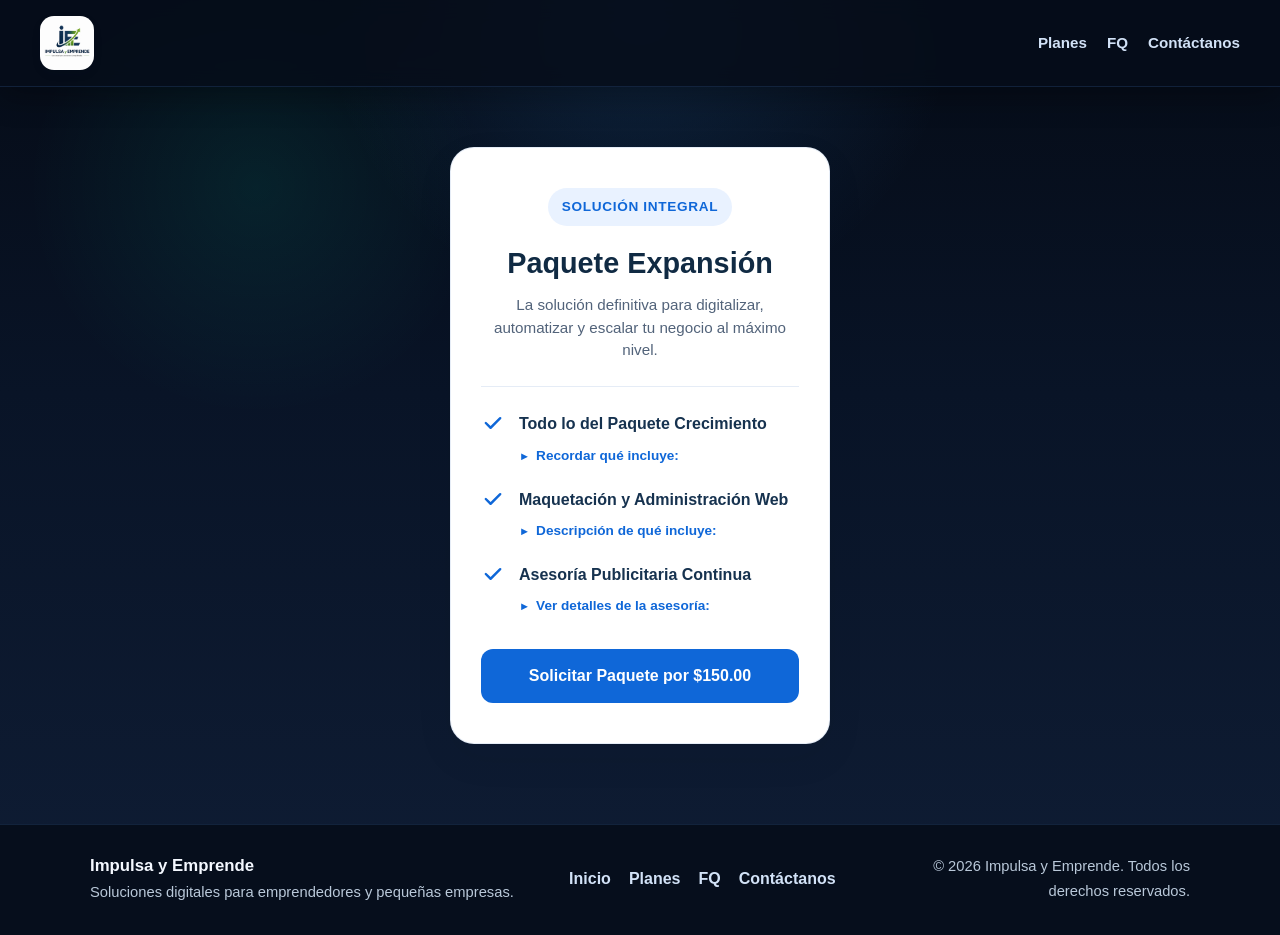
<file: paquete3/paquete3.html>
<!DOCTYPE html>
<html lang="es">
<head>
  <meta charset="UTF-8">
  <meta name="viewport" content="width=device-width, initial-scale=1.0">
  <title>Paquete Expansión - Impulsa y Emprende</title>
  <!-- Utiliza el mismo archivo CSS del paquete 1 -->
  <link rel="stylesheet" href="paquete3.css"> 
</head>
<body>
  <header class="navbar">
      <a class="logo-button" href="../index.html" aria-label="Ir al inicio">
        <img src="../logo/logo.jpeg" alt="Logo de Impulsa y Emprende" class="logo-img">
      </a>
        <nav class="nav-links" aria-label="Navegación principal">
            <a href="../planes/planes.html">Planes</a>
            <a href="../fq/fq.html">FQ</a>
            <a href="../contacto/contacto.html">Contáctanos</a>
        </nav>
  </header>

  <main>
      <!-- Contenedor de la tarjeta -->
      <div class="paquete-container">
          
          <article class="pricing-card">
          
          <div class="card-header">
              <!-- Etiqueta para destacar que es el plan más completo -->
              <span class="badge badge-premium">Solución Integral</span>
              <h2>Paquete Expansión</h2>
              <p class="card-desc">La solución definitiva para digitalizar, automatizar y escalar tu negocio al máximo nivel.</p>
          </div>

          <ul class="features-list">
              <!-- item 1 -->
              <li>
                  <svg xmlns="http://www.w3.org/2000/svg" class="check-icon" viewBox="0 0 20 20" fill="currentColor">
                      <path fill-rule="evenodd" d="M16.707 5.293a1 1 0 010 1.414l-8 8a1 1 0 01-1.414 0l-4-4a1 1 0 011.414-1.414L8 12.586l7.293-7.293a1 1 0 011.414 0z" clip-rule="evenodd" />
                  </svg>
                  <div class="feature-text">
                      <strong>Todo lo del Paquete Crecimiento</strong>
                        <details class="feature-details">
                          <summary>Recordar qué incluye:</summary>
                          <div class="details-content">
                              <p>1. Identidad Corporativa Completa (Logo y Manual).</p>
                              <p>2. Catálogo Digital Interactivo para WhatsApp.</p>
                              <p>3. Estrategia de Contenido para Redes Sociales.</p>
                          </div>
                        </details>
                  </div>
              </li>

              <!-- item 2 -->
              <li>
                  <svg xmlns="http://www.w3.org/2000/svg" class="check-icon" viewBox="0 0 20 20" fill="currentColor">
                      <path fill-rule="evenodd" d="M16.707 5.293a1 1 0 010 1.414l-8 8a1 1 0 01-1.414 0l-4-4a1 1 0 011.414-1.414L8 12.586l7.293-7.293a1 1 0 011.414 0z" clip-rule="evenodd" />
                  </svg>
                  <div class="feature-text">
                      <strong>Maquetación y Administración Web</strong>
                      <details class="feature-details">
                          <summary>Descripción de qué incluye:</summary>
                          <div class="details-content">
                              <p>1. Diseño y desarrollo de tu propia página web profesional (Landing Page o Corporativa).</p>
                              <p>2. Enlaces directos a tus redes y botones de contacto.</p>
                              <p>3. Administración continua y soporte técnico básico para que no te preocupes por nada.</p>
                          </div>
                      </details>
                  </div>
              </li>

              <!-- item 3 -->
              <li>
                  <svg xmlns="http://www.w3.org/2000/svg" class="check-icon" viewBox="0 0 20 20" fill="currentColor">
                      <path fill-rule="evenodd" d="M16.707 5.293a1 1 0 010 1.414l-8 8a1 1 0 01-1.414 0l-4-4a1 1 0 011.414-1.414L8 12.586l7.293-7.293a1 1 0 011.414 0z" clip-rule="evenodd" />
                  </svg>
                  <div class="feature-text">
                      <strong>Asesoría Publicitaria Continua</strong>
                      <details class="feature-details">
                          <summary>Ver detalles de la asesoría:</summary>
                          <div class="details-content">
                              <p>1. Reuniones mensuales para revisar el avance de tu marca.</p>
                              <p>2. Acompañamiento para lanzar tus primeras campañas de pago (Ads en Facebook/Instagram).</p>
                              <p>3. Recomendaciones estratégicas para captar más clientes y aumentar ventas.</p>
                          </div>
                      </details>
                  </div>
              </li>
          </ul>

          <div class="card-footer">
              <!-- He puesto un precio sugerido de $150.00, cámbialo al valor real -->
              <a href="#contacto" class="btn-contratar">Solicitar Paquete por $150.00</a>
          </div>
          
          </article>
      </div>
  </main>
  <footer class="site-footer">
        <div class="footer-content">
            <div class="footer-brand">
                <strong>Impulsa y Emprende</strong>
                <p>Soluciones digitales para emprendedores y pequeñas empresas.</p>
            </div>
            <div class="footer-links">
                <a href="../index.html">Inicio</a>
                <a href="../planes/planes.html">Planes</a>
                <a href="../fq/fq.html">FQ</a>
                <a href="../contacto/contacto.html">Contáctanos</a>
            </div>
            <div class="footer-copy">
                <p>© 2026 Impulsa y Emprende. Todos los derechos reservados.</p>
            </div>
        </div>
    </footer>
</body>
</html>
</file>
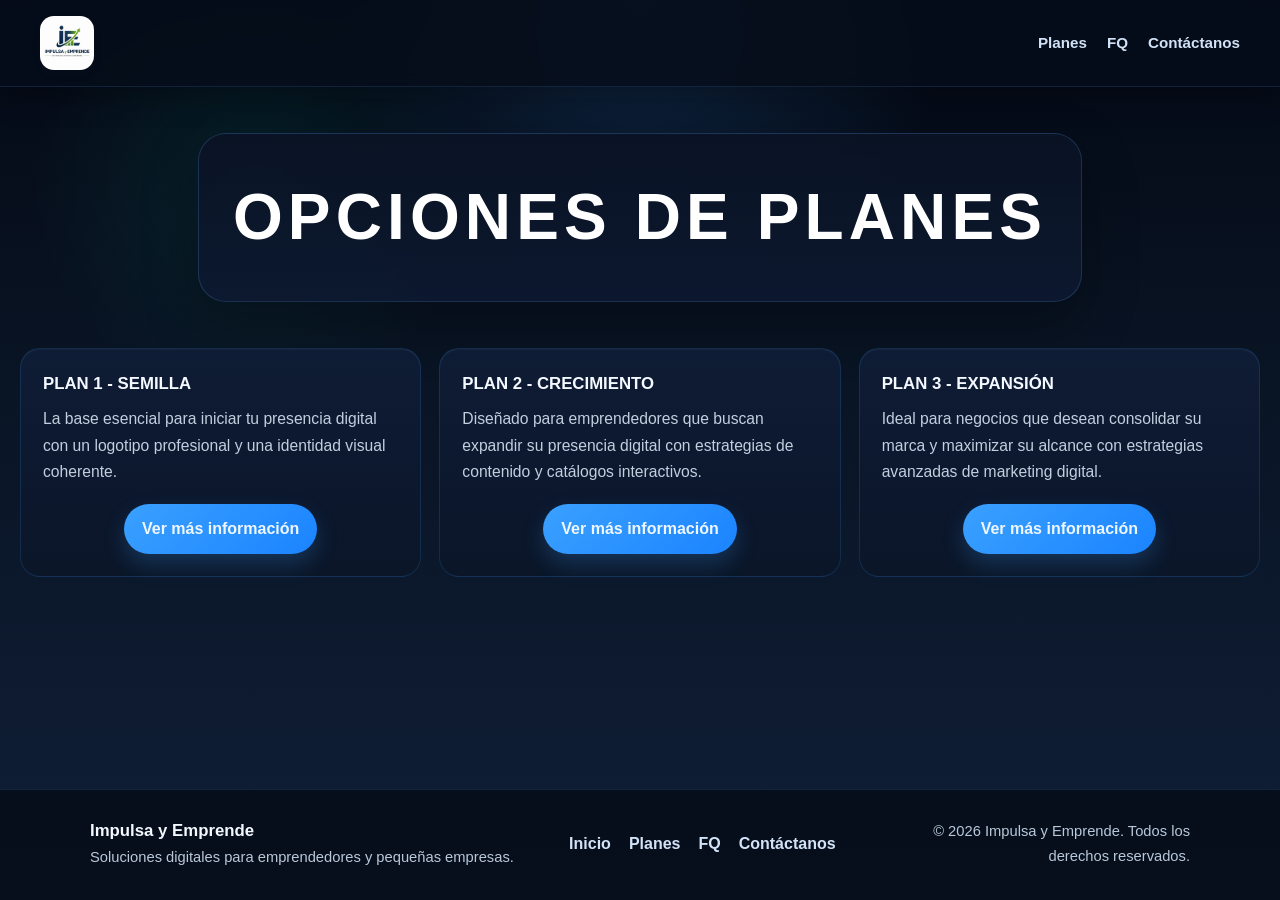
<file: planes/planes.html>
<!DOCTYPE html>
<html lang="es">
<head>
    <meta charset="UTF-8">
    <meta name="viewport" content="width=device-width, initial-scale=1.0">
    <title>Planes | Impulsa y Emprende</title>
    <link rel="stylesheet" href="planes.css">
</head>
<body>
    <header class="navbar">
        <a class="logo-button" href="../index.html" aria-label="Ir al inicio">
            <img src="../logo/logo.jpeg" alt="Logo de Impulsa y Emprende" class="logo-img">
        </a>
        <nav class="nav-links" aria-label="Navegación principal">
            <a href="../planes/planes.html">Planes</a>
            <a href="../fq/fq.html">FQ</a>
            <a href="../contacto/contacto.html">Contáctanos</a>
        </nav>
    </header>

    <main>
        <section class="hero" id="planes">
            <div class="hero-content">
                <h1>OPCIONES DE PLANES</h1>

            </div>
        </section>


        <section class="content-section">
            <div class="service-grid three-grid">
                <article class="service-card highlight-card">
                    <h3>PLAN 1 - SEMILLA</h3>
                    <p>
                        La base esencial para iniciar tu presencia digital con un logotipo profesional y una identidad visual coherente.
                    </p>
                    <div class="card-actions">
                        <a class="plan-button" href="../paquete1/paquete1.html">Ver más información</a>
                    </div>
                </article>
                <article class="service-card highlight-card">
                    <h3>PLAN 2 - CRECIMIENTO</h3>
                    <p>
                        Diseñado para emprendedores que buscan expandir su presencia digital con estrategias de contenido y catálogos interactivos.
                    </p>
                    <div class="card-actions">
                        <a class="plan-button" href="../paquete2/paquete2.html">Ver más información</a>
                    </div>
                </article>
                <article class="service-card highlight-card">
                    <h3>PLAN 3 - EXPANSIÓN</h3>
                    <p>
                        Ideal para negocios que desean consolidar su marca y maximizar su alcance con estrategias avanzadas de marketing digital.
                    </p>
                    <div class="card-actions">
                        <a class="plan-button" href="../paquete3/paquete3.html">Ver más información</a>
                    </div>
                </article>
            </div>
        </section>


    </main>

    <footer class="site-footer">
        <div class="footer-content">
            <div class="footer-brand">
                <strong>Impulsa y Emprende</strong>
                <p>Soluciones digitales para emprendedores y pequeñas empresas.</p>
            </div>
            <div class="footer-links">
                <a href="../index.html">Inicio</a>
                <a href="../planes/planes.html">Planes</a>
                <a href="../fq/fq.html">FQ</a>
                <a href="../contacto/contacto.html">Contáctanos</a>
            </div>
            <div class="footer-copy">
                <p>© 2026 Impulsa y Emprende. Todos los derechos reservados.</p>
            </div>
        </div>
    </footer>
</body>
</html>
</file>
<file: estilos_index.css>
* {
	box-sizing: border-box;
	margin: 0;
	padding: 0;
}

:root {
	--bg-0: #050b16;
	--bg-1: #091427;
	--bg-2: #0f1d35;
	--blue-900: #eef5ff;
	--blue-800: #d7e7ff;
	--blue-700: #3aa0ff;
	--blue-100: rgba(58, 160, 255, 0.16);
	--text: #b7c4d7;
	--card: rgba(10, 19, 36, 0.86);
	--card-2: rgba(13, 25, 48, 0.94);
	--border: rgba(96, 164, 255, 0.2);
	--shadow: 0 18px 45px rgba(0, 0, 0, 0.28);
}
/* Estilos para tu imagen real */
.logo-img {
    width: 54px;
    height: 54px;
    border-radius: 14px; /* Mantiene los bordes redondeados */
    object-fit: cover; /* Evita que la imagen se estire o se deforme */
    flex-shrink: 0;
    box-shadow: 0 4px 10px rgba(15, 23, 42, 0.08); /* Sombra suave */
    transition: transform 0.3s ease, box-shadow 0.3s ease;
}

/* Efecto cuando pasas el mouse por encima del botón */
.logo-button:hover .logo-img {
    transform: rotate(-3deg) scale(1.05); /* Pequeña rotación y zoom */
    box-shadow: 0 8px 16px rgba(15, 103, 216, 0.2);
}

body {
	font-family: Arial, Helvetica, sans-serif;
	background:
		radial-gradient(circle at top, rgba(58, 160, 255, 0.16), transparent 28%),
		radial-gradient(circle at 20% 20%, rgba(0, 255, 198, 0.08), transparent 18%),
		linear-gradient(180deg, var(--bg-0) 0%, var(--bg-1) 42%, var(--bg-2) 100%);
	color: var(--text);
	min-height: 100vh;
	line-height: 1.6;
	cursor: default;
}

.navbar {
	display: flex;
	justify-content: space-between;
	align-items: center;
	padding: 16px 40px;
	background: rgba(6, 13, 26, 0.86);
	backdrop-filter: blur(10px);
	box-shadow: 0 10px 30px rgba(0, 0, 0, 0.28);
	position: sticky;
	top: 0;
	z-index: 10;
	border-bottom: 1px solid rgba(96, 164, 255, 0.14);
}

.logo-button {
	display: inline-flex;
	text-decoration: none;
	border-radius: 16px;
	transition: transform 0.25s ease, box-shadow 0.25s ease;
	cursor: pointer;
}

.logo-button:hover {
	transform: translateY(-2px) scale(1.04);
	box-shadow: 0 10px 24px rgba(58, 160, 255, 0.16);
}

.logo-button:focus-visible {
	outline: 3px solid rgba(15, 103, 216, 0.35);
	outline-offset: 4px;
}

.logo-placeholder {
	width: 54px;
	height: 54px;
	border: 2px dashed rgba(58, 160, 255, 0.5);
	border-radius: 14px;
	background: linear-gradient(135deg, rgba(14, 29, 54, 0.95) 0%, rgba(30, 56, 96, 0.92) 100%);
	display: flex;
	align-items: center;
	justify-content: center;
	flex-shrink: 0;
	transition: transform 0.25s ease, border-color 0.25s ease, background 0.25s ease;
}

.logo-placeholder::after {
	content: "LOGO";
	font-size: 0.68rem;
	letter-spacing: 0.08em;
	color: #d7e7ff;
	font-weight: 700;
}

.logo-button:hover .logo-placeholder {
	border-color: var(--blue-700);
	background: linear-gradient(135deg, rgba(24, 41, 72, 0.98) 0%, rgba(58, 160, 255, 0.25) 100%);
	transform: rotate(-2deg);
	box-shadow: inset 0 0 0 1px rgba(58, 160, 255, 0.14);
}

.logo-button:hover .logo-placeholder::after {
	color: var(--blue-700);
}

.nav-links {
	display: flex;
	gap: 20px;
	flex-wrap: wrap;
}

.nav-links a {
	text-decoration: none;
	color: #d2e2f7;
	font-weight: 700;
	font-size: 0.95rem;
	transition: color 0.25s ease, transform 0.25s ease;
	cursor: pointer;
}

.nav-links a:hover {
	color: var(--blue-700);
	transform: translateY(-1px);
}

.hero {
	min-height: auto;
	display: grid;
	justify-items: center;
	align-items: start;
	padding: 36px 20px 22px;
}

.hero-content {
	margin-top: 10px;
	text-align: center;
	max-width: 900px;
	background: linear-gradient(180deg, rgba(10, 19, 36, 0.95), rgba(13, 25, 48, 0.9));
	border: 1px solid rgba(96, 164, 255, 0.2);
	box-shadow: 0 22px 55px rgba(0, 0, 0, 0.28);
	border-radius: 28px;
	padding: 50px 34px;
	transition: transform 0.28s ease, box-shadow 0.28s ease, border-color 0.28s ease;
}

.hero-content:hover {
	transform: translateY(-4px);
	border-color: rgba(58, 160, 255, 0.55);
	box-shadow: 0 28px 70px rgba(58, 160, 255, 0.12), 0 18px 45px rgba(0, 0, 0, 0.32);
}

.hero-kicker {
	display: inline-block;
	margin-bottom: 14px;
	padding: 8px 14px;
	border-radius: 999px;
	background: rgba(58, 160, 255, 0.16);
	color: #8fd0ff;
	font-weight: 700;
	font-size: 0.9rem;
	letter-spacing: 0.02em;
}

.hero h1 {
	font-size: clamp(2.2rem, 5vw, 4.5rem);
	letter-spacing: 0.08em;
	color: #ffffff;
	line-height: 1.05;
}

.hero-text {
	margin: 18px auto 0;
	max-width: 720px;
	font-size: 1.05rem;
	line-height: 1.8;
	color: #c6d3e6;
}

.content-section {
	padding: 0 20px 32px;
}

.section-card {
	max-width: 980px;
	margin: 0 auto;
	padding: 34px 32px;
	border-radius: 26px;
	background: var(--card);
	border: 1px solid var(--border);
	box-shadow: var(--shadow);
	backdrop-filter: blur(12px);
	transition: transform 0.28s ease, box-shadow 0.28s ease, border-color 0.28s ease, background 0.28s ease;
}

.section-card:hover {
	transform: translateY(-4px);
	border-color: rgba(58, 160, 255, 0.4);
	background: linear-gradient(180deg, rgba(12, 23, 42, 0.95), rgba(10, 19, 36, 0.96));
	box-shadow: 0 24px 60px rgba(58, 160, 255, 0.12), var(--shadow);
}

.section-card h2 {
	font-size: clamp(1.5rem, 3vw, 2.2rem);
	color: #f4f8ff;
	margin-bottom: 14px;
	text-align: center;
	cursor: default;
}

.section-card p {
	font-size: 1.02rem;
	line-height: 1.8;
	color: #c1cfdf;
	cursor: default;
}

.section-label {
	display: inline-block;
	margin-bottom: 10px;
	padding: 6px 12px;
	border-radius: 999px;
	background: rgba(58, 160, 255, 0.16);
	color: #8fd0ff;
	font-size: 0.84rem;
	font-weight: 700;
	letter-spacing: 0.03em;
	text-transform: uppercase;
}

.intro-card p {
	max-width: 860px;
	margin: 0 auto;
	text-align: center;
}

.bullet-list {
	margin: 18px auto 0;
	max-width: 820px;
	padding-left: 20px;
	color: #c1cfdf;
}

.bullet-list li {
	margin-bottom: 10px;
}

.service-grid {
	display: grid;
	grid-template-columns: repeat(2, minmax(0, 1fr));
	gap: 18px;
	margin-top: 24px;
}

.service-card {
	padding: 22px;
	border-radius: 20px;
	background: linear-gradient(180deg, rgba(15, 29, 54, 0.96) 0%, rgba(11, 22, 41, 0.96) 100%);
	border: 1px solid rgba(58, 160, 255, 0.16);
	box-shadow: inset 0 1px 0 rgba(255, 255, 255, 0.03);
	transition: transform 0.28s ease, box-shadow 0.28s ease, border-color 0.28s ease;
}

.service-card:hover {
	transform: translateY(-4px) scale(1.01);
	border-color: rgba(58, 160, 255, 0.45);
	box-shadow: 0 20px 40px rgba(58, 160, 255, 0.1);
}

.service-card h3 {
	font-size: 1.05rem;
	color: #f4f8ff;
	margin-bottom: 8px;
	cursor: default;
}

.service-card p {
	font-size: 0.98rem;
	line-height: 1.7;
	color: #c1cfdf;
	cursor: default;
}

.hero h1,
.hero-text,
.hero-kicker,
.bullet-list,
.bullet-list li,
.section-label {
	cursor: default;
}

.audience-card p {
	max-width: 800px;
	margin: 0 auto;
	text-align: center;
}

.intro-card p,
.audience-card p {
	color: #c6d3e6;
}

.section-card:hover h2,
.service-card:hover h3 {
	color: #8fd0ff;
}

.site-footer {
	margin-top: 20px;
	padding: 28px 20px 30px;
	background: rgba(6, 13, 26, 0.9);
	border-top: 1px solid rgba(96, 164, 255, 0.14);
}

.footer-content {
	max-width: 1100px;
	margin: 0 auto;
	display: grid;
	grid-template-columns: 1.4fr 1fr 1fr;
	gap: 20px;
	align-items: center;
}

.footer-brand strong {
	color: #f4f8ff;
	font-size: 1.05rem;
}

.footer-brand p,
.footer-copy p {
	color: #b9c8d9;
	font-size: 0.92rem;
	line-height: 1.7;
}

.footer-links {
	display: flex;
	justify-content: center;
	gap: 18px;
	flex-wrap: wrap;
}

.footer-links a {
	text-decoration: none;
	color: #d2e2f7;
	font-weight: 600;
	transition: color 0.2s ease;
}

.footer-links a:hover {
	color: #8fd0ff;
}

.footer-copy {
	text-align: right;
}

@media (max-width: 768px) {
	.navbar {
		padding: 16px 18px;
		gap: 14px;
		flex-direction: column;
		align-items: flex-start;
	}

	.nav-links {
		gap: 16px;
	}

	.hero {
		padding-top: 22px;
	}

	.hero-content,
	.section-card {
		padding: 28px 20px;
		border-radius: 20px;
	}

	.service-grid {
		grid-template-columns: 1fr;
	}

	.content-section {
		padding: 0 16px 24px;
	}

	.footer-content {
		grid-template-columns: 1fr;
		text-align: center;
	}

	.footer-copy {
		text-align: center;
	}
}
</file>
<file: inicio/estilos_index.css>
* {
	box-sizing: border-box;
	margin: 0;
	padding: 0;
}

:root {
	--bg-0: #050b16;
	--bg-1: #091427;
	--bg-2: #0f1d35;
	--blue-900: #eef5ff;
	--blue-800: #d7e7ff;
	--blue-700: #3aa0ff;
	--blue-100: rgba(58, 160, 255, 0.16);
	--text: #b7c4d7;
	--card: rgba(10, 19, 36, 0.86);
	--card-2: rgba(13, 25, 48, 0.94);
	--border: rgba(96, 164, 255, 0.2);
	--shadow: 0 18px 45px rgba(0, 0, 0, 0.28);
}
/* Estilos para tu imagen real */
.logo-img {
    width: 54px;
    height: 54px;
    border-radius: 14px; /* Mantiene los bordes redondeados */
    object-fit: cover; /* Evita que la imagen se estire o se deforme */
    flex-shrink: 0;
    box-shadow: 0 4px 10px rgba(15, 23, 42, 0.08); /* Sombra suave */
    transition: transform 0.3s ease, box-shadow 0.3s ease;
}

/* Efecto cuando pasas el mouse por encima del botón */
.logo-button:hover .logo-img {
    transform: rotate(-3deg) scale(1.05); /* Pequeña rotación y zoom */
    box-shadow: 0 8px 16px rgba(15, 103, 216, 0.2);
}

body {
	font-family: Arial, Helvetica, sans-serif;
	background:
		radial-gradient(circle at top, rgba(58, 160, 255, 0.16), transparent 28%),
		radial-gradient(circle at 20% 20%, rgba(0, 255, 198, 0.08), transparent 18%),
		linear-gradient(180deg, var(--bg-0) 0%, var(--bg-1) 42%, var(--bg-2) 100%);
	color: var(--text);
	min-height: 100vh;
	line-height: 1.6;
	cursor: default;
}

.navbar {
	display: flex;
	justify-content: space-between;
	align-items: center;
	padding: 16px 40px;
	background: rgba(6, 13, 26, 0.86);
	backdrop-filter: blur(10px);
	box-shadow: 0 10px 30px rgba(0, 0, 0, 0.28);
	position: sticky;
	top: 0;
	z-index: 10;
	border-bottom: 1px solid rgba(96, 164, 255, 0.14);
}

.logo-button {
	display: inline-flex;
	text-decoration: none;
	border-radius: 16px;
	transition: transform 0.25s ease, box-shadow 0.25s ease;
	cursor: pointer;
}

.logo-button:hover {
	transform: translateY(-2px) scale(1.04);
	box-shadow: 0 10px 24px rgba(58, 160, 255, 0.16);
}

.logo-button:focus-visible {
	outline: 3px solid rgba(15, 103, 216, 0.35);
	outline-offset: 4px;
}

.logo-placeholder {
	width: 54px;
	height: 54px;
	border: 2px dashed rgba(58, 160, 255, 0.5);
	border-radius: 14px;
	background: linear-gradient(135deg, rgba(14, 29, 54, 0.95) 0%, rgba(30, 56, 96, 0.92) 100%);
	display: flex;
	align-items: center;
	justify-content: center;
	flex-shrink: 0;
	transition: transform 0.25s ease, border-color 0.25s ease, background 0.25s ease;
}

.logo-placeholder::after {
	content: "LOGO";
	font-size: 0.68rem;
	letter-spacing: 0.08em;
	color: #d7e7ff;
	font-weight: 700;
}

.logo-button:hover .logo-placeholder {
	border-color: var(--blue-700);
	background: linear-gradient(135deg, rgba(24, 41, 72, 0.98) 0%, rgba(58, 160, 255, 0.25) 100%);
	transform: rotate(-2deg);
	box-shadow: inset 0 0 0 1px rgba(58, 160, 255, 0.14);
}

.logo-button:hover .logo-placeholder::after {
	color: var(--blue-700);
}

.nav-links {
	display: flex;
	gap: 20px;
	flex-wrap: wrap;
}

.nav-links a {
	text-decoration: none;
	color: #d2e2f7;
	font-weight: 700;
	font-size: 0.95rem;
	transition: color 0.25s ease, transform 0.25s ease;
	cursor: pointer;
}

.nav-links a:hover {
	color: var(--blue-700);
	transform: translateY(-1px);
}

.hero {
	min-height: auto;
	display: grid;
	justify-items: center;
	align-items: start;
	padding: 36px 20px 22px;
}

.hero-content {
	margin-top: 10px;
	text-align: center;
	max-width: 900px;
	background: linear-gradient(180deg, rgba(10, 19, 36, 0.95), rgba(13, 25, 48, 0.9));
	border: 1px solid rgba(96, 164, 255, 0.2);
	box-shadow: 0 22px 55px rgba(0, 0, 0, 0.28);
	border-radius: 28px;
	padding: 50px 34px;
	transition: transform 0.28s ease, box-shadow 0.28s ease, border-color 0.28s ease;
}

.hero-content:hover {
	transform: translateY(-4px);
	border-color: rgba(58, 160, 255, 0.55);
	box-shadow: 0 28px 70px rgba(58, 160, 255, 0.12), 0 18px 45px rgba(0, 0, 0, 0.32);
}

.hero-kicker {
	display: inline-block;
	margin-bottom: 14px;
	padding: 8px 14px;
	border-radius: 999px;
	background: rgba(58, 160, 255, 0.16);
	color: #8fd0ff;
	font-weight: 700;
	font-size: 0.9rem;
	letter-spacing: 0.02em;
}

.hero h1 {
	font-size: clamp(2.2rem, 5vw, 4.5rem);
	letter-spacing: 0.08em;
	color: #ffffff;
	line-height: 1.05;
}

.hero-text {
	margin: 18px auto 0;
	max-width: 720px;
	font-size: 1.05rem;
	line-height: 1.8;
	color: #c6d3e6;
}

.content-section {
	padding: 0 20px 32px;
}

.section-card {
	max-width: 980px;
	margin: 0 auto;
	padding: 34px 32px;
	border-radius: 26px;
	background: var(--card);
	border: 1px solid var(--border);
	box-shadow: var(--shadow);
	backdrop-filter: blur(12px);
	transition: transform 0.28s ease, box-shadow 0.28s ease, border-color 0.28s ease, background 0.28s ease;
}

.section-card:hover {
	transform: translateY(-4px);
	border-color: rgba(58, 160, 255, 0.4);
	background: linear-gradient(180deg, rgba(12, 23, 42, 0.95), rgba(10, 19, 36, 0.96));
	box-shadow: 0 24px 60px rgba(58, 160, 255, 0.12), var(--shadow);
}

.section-card h2 {
	font-size: clamp(1.5rem, 3vw, 2.2rem);
	color: #f4f8ff;
	margin-bottom: 14px;
	text-align: center;
	cursor: default;
}

.section-card p {
	font-size: 1.02rem;
	line-height: 1.8;
	color: #c1cfdf;
	cursor: default;
}

.section-label {
	display: inline-block;
	margin-bottom: 10px;
	padding: 6px 12px;
	border-radius: 999px;
	background: rgba(58, 160, 255, 0.16);
	color: #8fd0ff;
	font-size: 0.84rem;
	font-weight: 700;
	letter-spacing: 0.03em;
	text-transform: uppercase;
}

.intro-card p {
	max-width: 860px;
	margin: 0 auto;
	text-align: center;
}

.bullet-list {
	margin: 18px auto 0;
	max-width: 820px;
	padding-left: 20px;
	color: #c1cfdf;
}

.bullet-list li {
	margin-bottom: 10px;
}

.service-grid {
	display: grid;
	grid-template-columns: repeat(2, minmax(0, 1fr));
	gap: 18px;
	margin-top: 24px;
}

.service-card {
	padding: 22px;
	border-radius: 20px;
	background: linear-gradient(180deg, rgba(15, 29, 54, 0.96) 0%, rgba(11, 22, 41, 0.96) 100%);
	border: 1px solid rgba(58, 160, 255, 0.16);
	box-shadow: inset 0 1px 0 rgba(255, 255, 255, 0.03);
	transition: transform 0.28s ease, box-shadow 0.28s ease, border-color 0.28s ease;
}

.service-card:hover {
	transform: translateY(-4px) scale(1.01);
	border-color: rgba(58, 160, 255, 0.45);
	box-shadow: 0 20px 40px rgba(58, 160, 255, 0.1);
}

.service-card h3 {
	font-size: 1.05rem;
	color: #f4f8ff;
	margin-bottom: 8px;
	cursor: default;
}

.service-card p {
	font-size: 0.98rem;
	line-height: 1.7;
	color: #c1cfdf;
	cursor: default;
}

.hero h1,
.hero-text,
.hero-kicker,
.bullet-list,
.bullet-list li,
.section-label {
	cursor: default;
}

.audience-card p {
	max-width: 800px;
	margin: 0 auto;
	text-align: center;
}

.intro-card p,
.audience-card p {
	color: #c6d3e6;
}

.section-card:hover h2,
.service-card:hover h3 {
	color: #8fd0ff;
}

.site-footer {
	margin-top: 20px;
	padding: 28px 20px 30px;
	background: rgba(6, 13, 26, 0.9);
	border-top: 1px solid rgba(96, 164, 255, 0.14);
}

.footer-content {
	max-width: 1100px;
	margin: 0 auto;
	display: grid;
	grid-template-columns: 1.4fr 1fr 1fr;
	gap: 20px;
	align-items: center;
}

.footer-brand strong {
	color: #f4f8ff;
	font-size: 1.05rem;
}

.footer-brand p,
.footer-copy p {
	color: #b9c8d9;
	font-size: 0.92rem;
	line-height: 1.7;
}

.footer-links {
	display: flex;
	justify-content: center;
	gap: 18px;
	flex-wrap: wrap;
}

.footer-links a {
	text-decoration: none;
	color: #d2e2f7;
	font-weight: 600;
	transition: color 0.2s ease;
}

.footer-links a:hover {
	color: #8fd0ff;
}

.footer-copy {
	text-align: right;
}

@media (max-width: 768px) {
	.navbar {
		padding: 16px 18px;
		gap: 14px;
		flex-direction: column;
		align-items: flex-start;
	}

	.nav-links {
		gap: 16px;
	}

	.hero {
		padding-top: 22px;
	}

	.hero-content,
	.section-card {
		padding: 28px 20px;
		border-radius: 20px;
	}

	.service-grid {
		grid-template-columns: 1fr;
	}

	.content-section {
		padding: 0 16px 24px;
	}

	.footer-content {
		grid-template-columns: 1fr;
		text-align: center;
	}

	.footer-copy {
		text-align: center;
	}
}
</file>
<file: contacto/contacto.css>
* {
	box-sizing: border-box;
	margin: 0;
	padding: 0;
}

:root {
	--bg-0: #050b16;
	--bg-1: #091427;
	--bg-2: #0f1d35;
	--blue-900: #eef5ff;
	--blue-800: #d7e7ff;
	--blue-700: #3aa0ff;
	--blue-100: rgba(58, 160, 255, 0.16);
	--text: #b7c4d7;
	--card: rgba(10, 19, 36, 0.86);
	--card-2: rgba(13, 25, 48, 0.94);
	--border: rgba(96, 164, 255, 0.2);
	--shadow: 0 18px 45px rgba(0, 0, 0, 0.28);
}

.logo-img {
    width: 54px;
    height: 54px;
    border-radius: 14px; /* Mantiene los bordes redondeados */
    object-fit: cover; /* Evita que la imagen se estire o se deforme */
    flex-shrink: 0;
    box-shadow: 0 4px 10px rgba(15, 23, 42, 0.08); /* Sombra suave */
    transition: transform 0.3s ease, box-shadow 0.3s ease;
}

/* Efecto cuando pasas el mouse por encima del botón */
.logo-button:hover .logo-img {
    transform: rotate(-3deg) scale(1.05); /* Pequeña rotación y zoom */
    box-shadow: 0 8px 16px rgba(15, 103, 216, 0.2);
}
body {
	font-family: Arial, Helvetica, sans-serif;
	background:
		radial-gradient(circle at top, rgba(58, 160, 255, 0.16), transparent 28%),
		radial-gradient(circle at 20% 20%, rgba(0, 255, 198, 0.08), transparent 18%),
		linear-gradient(180deg, var(--bg-0) 0%, var(--bg-1) 42%, var(--bg-2) 100%);
	color: var(--text);
	min-height: 100vh;
	line-height: 1.6;
	cursor: default;
    display: flex;
    flex-direction: column;
}
main {
    flex: 1; 
}

.navbar {
	display: flex;
	justify-content: space-between;
	align-items: center;
	padding: 16px 40px;
	background: rgba(6, 13, 26, 0.86);
	backdrop-filter: blur(10px);
	box-shadow: 0 10px 30px rgba(0, 0, 0, 0.28);
	position: sticky;
	top: 0;
	z-index: 10;
	border-bottom: 1px solid rgba(96, 164, 255, 0.14);
}

.logo-button {
	display: inline-flex;
	text-decoration: none;
	border-radius: 16px;
	transition: transform 0.25s ease, box-shadow 0.25s ease;
	cursor: pointer;
}

.logo-button:hover {
	transform: translateY(-2px) scale(1.04);
	box-shadow: 0 10px 24px rgba(58, 160, 255, 0.16);
}

.logo-button:focus-visible {
	outline: 3px solid rgba(15, 103, 216, 0.35);
	outline-offset: 4px;
}

.logo-placeholder {
	width: 54px;
	height: 54px;
	border: 2px dashed rgba(58, 160, 255, 0.5);
	border-radius: 14px;
	background: linear-gradient(135deg, rgba(14, 29, 54, 0.95) 0%, rgba(30, 56, 96, 0.92) 100%);
	display: flex;
	align-items: center;
	justify-content: center;
	flex-shrink: 0;
	transition: transform 0.25s ease, border-color 0.25s ease, background 0.25s ease;
}

.logo-placeholder::after {
	content: "LOGO";
	font-size: 0.68rem;
	letter-spacing: 0.08em;
	color: #d7e7ff;
	font-weight: 700;
}

.logo-button:hover .logo-placeholder {
	border-color: var(--blue-700);
	background: linear-gradient(135deg, rgba(24, 41, 72, 0.98) 0%, rgba(58, 160, 255, 0.25) 100%);
	transform: rotate(-2deg);
	box-shadow: inset 0 0 0 1px rgba(58, 160, 255, 0.14);
}

.logo-button:hover .logo-placeholder::after {
	color: var(--blue-700);
}

.nav-links {
	display: flex;
	gap: 20px;
	flex-wrap: wrap;
}

.nav-links a {
	text-decoration: none;
	color: #d2e2f7;
	font-weight: 700;
	font-size: 0.95rem;
	transition: color 0.25s ease, transform 0.25s ease;
	cursor: pointer;
}

.nav-links a:hover {
	color: var(--blue-700);
	transform: translateY(-1px);
}

.hero {
	min-height: auto;
	display: grid;
	justify-items: center;
	align-items: start;
	padding: 36px 20px 22px;
}

.hero-content {
	margin-top: 10px;
	text-align: center;
	max-width: 900px;
	background: linear-gradient(180deg, rgba(10, 19, 36, 0.95), rgba(13, 25, 48, 0.9));
	border: 1px solid rgba(96, 164, 255, 0.2);
	box-shadow: 0 22px 55px rgba(0, 0, 0, 0.28);
	border-radius: 28px;
	padding: 50px 34px;
	transition: transform 0.28s ease, box-shadow 0.28s ease, border-color 0.28s ease;
}

.hero-content:hover {
	transform: translateY(-4px);
	border-color: rgba(58, 160, 255, 0.55);
	box-shadow: 0 28px 70px rgba(58, 160, 255, 0.12), 0 18px 45px rgba(0, 0, 0, 0.32);
}

.hero-kicker {
	display: inline-block;
	margin-bottom: 14px;
	padding: 8px 14px;
	border-radius: 999px;
	background: rgba(58, 160, 255, 0.16);
	color: #8fd0ff;
	font-weight: 700;
	font-size: 0.9rem;
	letter-spacing: 0.02em;
}

.hero h1 {
	font-size: clamp(2.2rem, 5vw, 4.5rem);
	letter-spacing: 0.08em;
	color: #ffffff;
	line-height: 1.05;
}

.hero-text {
	margin: 18px auto 0;
	max-width: 720px;
	font-size: 1.05rem;
	line-height: 1.8;
	color: #c6d3e6;
}

.content-section {
	padding: 0 20px 32px;
}

.section-card {
	max-width: 980px;
	margin: 0 auto;
	padding: 34px 32px;
	border-radius: 26px;
	background: var(--card);
	border: 1px solid var(--border);
	box-shadow: var(--shadow);
	backdrop-filter: blur(12px);
	transition: transform 0.28s ease, box-shadow 0.28s ease, border-color 0.28s ease, background 0.28s ease;
}

.section-card:hover {
	transform: translateY(-4px);
	border-color: rgba(58, 160, 255, 0.4);
	background: linear-gradient(180deg, rgba(12, 23, 42, 0.95), rgba(10, 19, 36, 0.96));
	box-shadow: 0 24px 60px rgba(58, 160, 255, 0.12), var(--shadow);
}

.section-card h2 {
	font-size: clamp(1.5rem, 3vw, 2.2rem);
	color: #f4f8ff;
	margin-bottom: 14px;
	text-align: center;
	cursor: default;
}

.section-card p {
	font-size: 1.02rem;
	line-height: 1.8;
	color: #c1cfdf;
	cursor: default;
}

.section-label {
	display: inline-block;
	margin-bottom: 10px;
	padding: 6px 12px;
	border-radius: 999px;
	background: rgba(58, 160, 255, 0.16);
	color: #8fd0ff;
	font-size: 0.84rem;
	font-weight: 700;
	letter-spacing: 0.03em;
	text-transform: uppercase;
}

.intro-card p {
	max-width: 860px;
	margin: 0 auto;
	text-align: center;
}

.bullet-list {
	margin: 18px auto 0;
	max-width: 820px;
	padding-left: 20px;
	color: #c1cfdf;
}

.bullet-list li {
	margin-bottom: 10px;
}

.service-grid {
	display: grid;
	grid-template-columns: repeat(2, minmax(0, 1fr));
	gap: 18px;
	margin-top: 24px;
}

.service-card {
	padding: 22px;
	border-radius: 20px;
	background: linear-gradient(180deg, rgba(15, 29, 54, 0.96) 0%, rgba(11, 22, 41, 0.96) 100%);
	border: 1px solid rgba(58, 160, 255, 0.16);
	box-shadow: inset 0 1px 0 rgba(255, 255, 255, 0.03);
	transition: transform 0.28s ease, box-shadow 0.28s ease, border-color 0.28s ease;
}

.service-card:hover {
	transform: translateY(-4px) scale(1.01);
	border-color: rgba(58, 160, 255, 0.45);
	box-shadow: 0 20px 40px rgba(58, 160, 255, 0.1);
}

.service-card h3 {
	font-size: 1.05rem;
	color: #f4f8ff;
	margin-bottom: 8px;
	cursor: default;
}

.service-card p {
	font-size: 0.98rem;
	line-height: 1.7;
	color: #c1cfdf;
	cursor: default;
}

.hero h1,
.hero-text,
.hero-kicker,
.bullet-list,
.bullet-list li,
.section-label {
	cursor: default;
}

.audience-card p {
	max-width: 800px;
	margin: 0 auto;
	text-align: center;
}

.intro-card p,
.audience-card p {
	color: #c6d3e6;
}

.section-card:hover h2,
.service-card:hover h3 {
	color: #8fd0ff;
}

.site-footer {
	margin-top: 20px;
	padding: 28px 20px 30px;
	background: rgba(6, 13, 26, 0.9);
	border-top: 1px solid rgba(96, 164, 255, 0.14);
}

.footer-content {
	max-width: 1100px;
	margin: 0 auto;
	display: grid;
	grid-template-columns: 1.4fr 1fr 1fr;
	gap: 20px;
	align-items: center;
}

.footer-brand strong {
	color: #f4f8ff;
	font-size: 1.05rem;
}

.footer-brand p,
.footer-copy p {
	color: #b9c8d9;
	font-size: 0.92rem;
	line-height: 1.7;
}

.footer-links {
	display: flex;
	justify-content: center;
	gap: 18px;
	flex-wrap: wrap;
}

.footer-links a {
	text-decoration: none;
	color: #d2e2f7;
	font-weight: 600;
	transition: color 0.2s ease;
}

.footer-links a:hover {
	color: #8fd0ff;
}

.footer-copy {
	text-align: right;
}

@media (max-width: 768px) {
	.navbar {
		padding: 16px 18px;
		gap: 14px;
		flex-direction: column;
		align-items: flex-start;
	}

	.nav-links {
		gap: 16px;
	}

	.hero {
		padding-top: 22px;
	}

	.hero-content,
	.section-card {
		padding: 28px 20px;
		border-radius: 20px;
	}

	.service-grid {
		grid-template-columns: 1fr;
	}

	.content-section {
		padding: 0 16px 24px;
	}

	.footer-content {
		grid-template-columns: 1fr;
		text-align: center;
	}

	.footer-copy {
		text-align: center;
	}
}
* {
    box-sizing: border-box;
    margin: 0;
    padding: 0;
    font-family: system-ui, -apple-system, BlinkMacSystemFont, 'Segoe UI', Roboto, Oxygen, Ubuntu, Cantarell, sans-serif;
}

body {
    background-color: #060b14;
    background-image: 
        radial-gradient(circle at 15% 20%, rgba(16, 78, 105, 0.35) 0%, transparent 45%),
        radial-gradient(circle at 85% 60%, rgba(20, 55, 100, 0.25) 0%, transparent 50%);
    color: #ffffff;
    display: flex;
    flex-direction: column;
    min-height: 100vh;
}

/* Header / Navbar */
.navbar {
    display: flex;
    justify-content: space-between;
    align-items: center;
    padding: 20px 5%;
    background-color: transparent;
}

.logo-button {
    text-decoration: none;
    display: inline-block;
}

.logo-placeholder {
    width: 44px;
    height: 44px;
    background-color: #0b1323;
    border: 1px solid #1a2744;
    border-radius: 8px;
    display: flex;
    align-items: center;
    justify-content: center;
    font-size: 0.65rem;
    font-weight: 700;
    color: #ffffff;
}

.nav-links a {
    color: #ffffff;
    text-decoration: none;
    margin-left: 24px;
    font-size: 0.95rem;
    opacity: 0.85;
    transition: opacity 0.2s, font-weight 0.2s;
}

.nav-links a:hover,
.nav-links a.active {
    opacity: 1;
    font-weight: 600;
}

/* Layout Principal */
.contact-container {
    flex: 1;
    max-width: 1000px;
    margin: 30px auto 60px auto;
    padding: 0 20px;
    width: 100%;
}

.contact-card {
    background-color: #0b1323;
    border: 1px solid #1a2744;
    border-radius: 16px;
    padding: 40px;
    box-shadow: 0 10px 30px rgba(0, 0, 0, 0.4);
}

.section-title {
    text-align: center;
    font-size: 2rem;
    font-weight: 700;
    margin-bottom: 12px;
}

.section-subtitle {
    text-align: center;
    color: #94a3b8;
    font-size: 0.95rem;
    margin-bottom: 35px;
    max-width: 600px;
    margin-left: auto;
    margin-right: auto;
}

.contact-grid {
    display: grid;
    grid-template-columns: 1fr 1fr;
    gap: 30px;
}

/* Formulario */
.form-group {
    margin-bottom: 20px;
}

.form-group label {
    display: block;
    margin-bottom: 8px;
    font-size: 0.9rem;
    color: #cbd5e1;
}

.form-group input,
.form-group select,
.form-group textarea {
    width: 100%;
    padding: 12px 16px;
    background-color: #060b14;
    border: 1px solid #1a2744;
    border-radius: 8px;
    color: #ffffff;
    font-size: 0.95rem;
    outline: none;
    transition: border-color 0.2s;
}

.form-group input:focus,
.form-group select:focus,
.form-group textarea:focus {
    border-color: #3b82f6;
}

.btn-submit {
    width: 100%;
    padding: 14px;
    background-color: #ffffff;
    color: #060b14;
    border: none;
    border-radius: 8px;
    font-weight: 700;
    font-size: 1rem;
    cursor: pointer;
    transition: background-color 0.2s;
}

.btn-submit:hover {
    background-color: #e2e8f0;
}

/* Caja de información */
.info-box {
    background-color: #080e1a;
    border: 1px solid #16223b;
    border-radius: 12px;
    padding: 25px;
    display: flex;
    flex-direction: column;
    justify-content: space-between;
}

.info-item {
    margin-bottom: 20px;
}

.info-item.margin-reset {
    margin-bottom: 0;
}

.info-item h3 {
    font-size: 1rem;
    color: #ffffff;
    margin-bottom: 6px;
}

.info-item p {
    color: #94a3b8;
    font-size: 0.9rem;
    line-height: 1.5;
}

/* Footer */
.site-footer {
    border-top: 1px solid #10192d;
    padding: 30px 5%;
    background-color: #060b14;
}

.footer-content {
    max-width: 1200px;
    margin: 0 auto;
    display: flex;
    justify-content: space-between;
    align-items: center;
    flex-wrap: wrap;
    gap: 20px;
}

.footer-brand strong {
    color: #ffffff;
    display: block;
    margin-bottom: 4px;
}

.footer-brand p {
    color: #94a3b8;
    font-size: 0.85rem;
}

.footer-links a {
    color: #ffffff;
    text-decoration: none;
    margin: 0 12px;
    font-size: 0.85rem;
    opacity: 0.8;
}

.footer-links a:hover {
    opacity: 1;
}

.footer-copy p {
    color: #94a3b8;
    font-size: 0.85rem;
}

/* Adaptabilidad a dispositivos móviles */
@media (max-width: 768px) {
    .contact-grid {
        grid-template-columns: 1fr;
    }

    .footer-content {
        flex-direction: column;
        text-align: center;
    }

    .footer-links a {
        display: inline-block;
        margin: 5px 10px;
    }
}
</file>
<file: fq/fq.css>
* {
	box-sizing: border-box;
	margin: 0;
	padding: 0;
}

:root {
	--bg-0: #050b16;
	--bg-1: #091427;
	--bg-2: #0f1d35;
	--blue-900: #eef5ff;
	--blue-800: #d7e7ff;
	--blue-700: #3aa0ff;
	--blue-100: rgba(58, 160, 255, 0.16);
	--text: #b7c4d7;
	--card: rgba(10, 19, 36, 0.86);
	--card-2: rgba(13, 25, 48, 0.94);
	--border: rgba(96, 164, 255, 0.2);
	--shadow: 0 18px 45px rgba(0, 0, 0, 0.28);
}

.logo-img {
    width: 54px;
    height: 54px;
    border-radius: 14px; /* Mantiene los bordes redondeados */
    object-fit: cover; /* Evita que la imagen se estire o se deforme */
    flex-shrink: 0;
    box-shadow: 0 4px 10px rgba(15, 23, 42, 0.08); /* Sombra suave */
    transition: transform 0.3s ease, box-shadow 0.3s ease;
}

/* Efecto cuando pasas el mouse por encima del botón */
.logo-button:hover .logo-img {
    transform: rotate(-3deg) scale(1.05); /* Pequeña rotación y zoom */
    box-shadow: 0 8px 16px rgba(15, 103, 216, 0.2);
}
body {
	font-family: Arial, Helvetica, sans-serif;
	background:
		radial-gradient(circle at top, rgba(58, 160, 255, 0.16), transparent 28%),
		radial-gradient(circle at 20% 20%, rgba(0, 255, 198, 0.08), transparent 18%),
		linear-gradient(180deg, var(--bg-0) 0%, var(--bg-1) 42%, var(--bg-2) 100%);
	color: var(--text);
	min-height: 100vh;
	line-height: 1.6;
	cursor: default;
    display: flex;
    flex-direction: column;
}
main {
    flex: 1; 
}

.navbar {
	display: flex;
	justify-content: space-between;
	align-items: center;
	padding: 16px 40px;
	background: rgba(6, 13, 26, 0.86);
	backdrop-filter: blur(10px);
	box-shadow: 0 10px 30px rgba(0, 0, 0, 0.28);
	position: sticky;
	top: 0;
	z-index: 10;
	border-bottom: 1px solid rgba(96, 164, 255, 0.14);
}

.logo-button {
	display: inline-flex;
	text-decoration: none;
	border-radius: 16px;
	transition: transform 0.25s ease, box-shadow 0.25s ease;
	cursor: pointer;
}

.logo-button:hover {
	transform: translateY(-2px) scale(1.04);
	box-shadow: 0 10px 24px rgba(58, 160, 255, 0.16);
}

.logo-button:focus-visible {
	outline: 3px solid rgba(15, 103, 216, 0.35);
	outline-offset: 4px;
}

.logo-placeholder {
	width: 54px;
	height: 54px;
	border: 2px dashed rgba(58, 160, 255, 0.5);
	border-radius: 14px;
	background: linear-gradient(135deg, rgba(14, 29, 54, 0.95) 0%, rgba(30, 56, 96, 0.92) 100%);
	display: flex;
	align-items: center;
	justify-content: center;
	flex-shrink: 0;
	transition: transform 0.25s ease, border-color 0.25s ease, background 0.25s ease;
}

.logo-placeholder::after {
	content: "LOGO";
	font-size: 0.68rem;
	letter-spacing: 0.08em;
	color: #d7e7ff;
	font-weight: 700;
}

.logo-button:hover .logo-placeholder {
	border-color: var(--blue-700);
	background: linear-gradient(135deg, rgba(24, 41, 72, 0.98) 0%, rgba(58, 160, 255, 0.25) 100%);
	transform: rotate(-2deg);
	box-shadow: inset 0 0 0 1px rgba(58, 160, 255, 0.14);
}

.logo-button:hover .logo-placeholder::after {
	color: var(--blue-700);
}

.nav-links {
	display: flex;
	gap: 20px;
	flex-wrap: wrap;
}

.nav-links a {
	text-decoration: none;
	color: #d2e2f7;
	font-weight: 700;
	font-size: 0.95rem;
	transition: color 0.25s ease, transform 0.25s ease;
	cursor: pointer;
}

.nav-links a:hover {
	color: var(--blue-700);
	transform: translateY(-1px);
}

.hero {
	min-height: auto;
	display: grid;
	justify-items: center;
	align-items: start;
	padding: 36px 20px 22px;
}

.hero-content {
	margin-top: 10px;
	text-align: center;
	max-width: 900px;
	background: linear-gradient(180deg, rgba(10, 19, 36, 0.95), rgba(13, 25, 48, 0.9));
	border: 1px solid rgba(96, 164, 255, 0.2);
	box-shadow: 0 22px 55px rgba(0, 0, 0, 0.28);
	border-radius: 28px;
	padding: 50px 34px;
	transition: transform 0.28s ease, box-shadow 0.28s ease, border-color 0.28s ease;
}

.hero-content:hover {
	transform: translateY(-4px);
	border-color: rgba(58, 160, 255, 0.55);
	box-shadow: 0 28px 70px rgba(58, 160, 255, 0.12), 0 18px 45px rgba(0, 0, 0, 0.32);
}

.hero-kicker {
	display: inline-block;
	margin-bottom: 14px;
	padding: 8px 14px;
	border-radius: 999px;
	background: rgba(58, 160, 255, 0.16);
	color: #8fd0ff;
	font-weight: 700;
	font-size: 0.9rem;
	letter-spacing: 0.02em;
}

.hero h1 {
	font-size: clamp(2.2rem, 5vw, 4.5rem);
	letter-spacing: 0.08em;
	color: #ffffff;
	line-height: 1.05;
}

.hero-text {
	margin: 18px auto 0;
	max-width: 720px;
	font-size: 1.05rem;
	line-height: 1.8;
	color: #c6d3e6;
}

.content-section {
	padding: 0 20px 32px;
}

.section-card {
	max-width: 980px;
	margin: 0 auto;
	padding: 34px 32px;
	border-radius: 26px;
	background: var(--card);
	border: 1px solid var(--border);
	box-shadow: var(--shadow);
	backdrop-filter: blur(12px);
	transition: transform 0.28s ease, box-shadow 0.28s ease, border-color 0.28s ease, background 0.28s ease;
}

.section-card:hover {
	transform: translateY(-4px);
	border-color: rgba(58, 160, 255, 0.4);
	background: linear-gradient(180deg, rgba(12, 23, 42, 0.95), rgba(10, 19, 36, 0.96));
	box-shadow: 0 24px 60px rgba(58, 160, 255, 0.12), var(--shadow);
}

.section-card h2 {
	font-size: clamp(1.5rem, 3vw, 2.2rem);
	color: #f4f8ff;
	margin-bottom: 14px;
	text-align: center;
	cursor: default;
}

.section-card p {
	font-size: 1.02rem;
	line-height: 1.8;
	color: #c1cfdf;
	cursor: default;
}

.section-label {
	display: inline-block;
	margin-bottom: 10px;
	padding: 6px 12px;
	border-radius: 999px;
	background: rgba(58, 160, 255, 0.16);
	color: #8fd0ff;
	font-size: 0.84rem;
	font-weight: 700;
	letter-spacing: 0.03em;
	text-transform: uppercase;
}

.intro-card p {
	max-width: 860px;
	margin: 0 auto;
	text-align: center;
}

.bullet-list {
	margin: 18px auto 0;
	max-width: 820px;
	padding-left: 20px;
	color: #c1cfdf;
}

.bullet-list li {
	margin-bottom: 10px;
}

.service-grid {
	display: grid;
	grid-template-columns: repeat(2, minmax(0, 1fr));
	gap: 18px;
	margin-top: 24px;
}

.service-card {
	padding: 22px;
	border-radius: 20px;
	background: linear-gradient(180deg, rgba(15, 29, 54, 0.96) 0%, rgba(11, 22, 41, 0.96) 100%);
	border: 1px solid rgba(58, 160, 255, 0.16);
	box-shadow: inset 0 1px 0 rgba(255, 255, 255, 0.03);
	transition: transform 0.28s ease, box-shadow 0.28s ease, border-color 0.28s ease;
}

.service-card:hover {
	transform: translateY(-4px) scale(1.01);
	border-color: rgba(58, 160, 255, 0.45);
	box-shadow: 0 20px 40px rgba(58, 160, 255, 0.1);
}

.service-card h3 {
	font-size: 1.05rem;
	color: #f4f8ff;
	margin-bottom: 8px;
	cursor: default;
}

.service-card p {
	font-size: 0.98rem;
	line-height: 1.7;
	color: #c1cfdf;
	cursor: default;
}

.hero h1,
.hero-text,
.hero-kicker,
.bullet-list,
.bullet-list li,
.section-label {
	cursor: default;
}

.audience-card p {
	max-width: 800px;
	margin: 0 auto;
	text-align: center;
}

.intro-card p,
.audience-card p {
	color: #c6d3e6;
}

.section-card:hover h2,
.service-card:hover h3 {
	color: #8fd0ff;
}

.site-footer {
	margin-top: 20px;
	padding: 28px 20px 30px;
	background: rgba(6, 13, 26, 0.9);
	border-top: 1px solid rgba(96, 164, 255, 0.14);
}

.footer-content {
	max-width: 1100px;
	margin: 0 auto;
	display: grid;
	grid-template-columns: 1.4fr 1fr 1fr;
	gap: 20px;
	align-items: center;
}

.footer-brand strong {
	color: #f4f8ff;
	font-size: 1.05rem;
}

.footer-brand p,
.footer-copy p {
	color: #b9c8d9;
	font-size: 0.92rem;
	line-height: 1.7;
}

.footer-links {
	display: flex;
	justify-content: center;
	gap: 18px;
	flex-wrap: wrap;
}

.footer-links a {
	text-decoration: none;
	color: #d2e2f7;
	font-weight: 600;
	transition: color 0.2s ease;
}

.footer-links a:hover {
	color: #8fd0ff;
}

.footer-copy {
	text-align: right;
}

/* FAQ Section Styles */
.faq-header {
	text-align: center;
	padding: 40px 20px 20px;
	max-width: 900px;
	margin: 0 auto;
}

.faq-header h1 {
	font-size: clamp(2rem, 4vw, 3rem);
	color: #ffffff;
	margin-bottom: 12px;
	letter-spacing: 0.08em;
}

.faq-header p {
	font-size: 1.05rem;
	color: #c6d3e6;
	line-height: 1.6;
}

.faq-container {
	max-width: 900px;
	margin: 0 auto;
	padding: 0 20px 40px;
}

.faq-item {
	margin-bottom: 16px;
	border-radius: 16px;
	background: linear-gradient(180deg, rgba(15, 29, 54, 0.95) 0%, rgba(11, 22, 41, 0.95) 100%);
	border: 1px solid rgba(58, 160, 255, 0.16);
	overflow: hidden;
	transition: all 0.28s ease;
}

.faq-item:hover {
	border-color: rgba(58, 160, 255, 0.35);
	box-shadow: 0 10px 30px rgba(58, 160, 255, 0.08);
}

.faq-item.active {
	border-color: rgba(58, 160, 255, 0.45);
	background: linear-gradient(180deg, rgba(15, 29, 54, 0.98) 0%, rgba(11, 22, 41, 0.98) 100%);
	box-shadow: 0 12px 35px rgba(58, 160, 255, 0.1);
}

.faq-question {
	display: flex;
	justify-content: space-between;
	align-items: center;
	padding: 20px 24px;
	cursor: pointer;
	user-select: none;
	transition: background 0.25s ease;
}

.faq-question:hover {
	background: rgba(58, 160, 255, 0.08);
}

.faq-question h3 {
	font-size: 1.05rem;
	color: #f4f8ff;
	margin: 0;
	line-height: 1.4;
	font-weight: 600;
	flex: 1;
}

.faq-toggle {
	font-size: 1.8rem;
	color: #3aa0ff;
	font-weight: 300;
	margin-left: 16px;
	flex-shrink: 0;
	transition: transform 0.28s ease;
}

.faq-item.active .faq-toggle {
	transform: rotate(45deg);
}

.faq-answer {
	display: none;
	padding: 0 24px 20px;
	color: #c1cfdf;
	line-height: 1.8;
	font-size: 0.98rem;
	animation: slideDown 0.28s ease;
}

.faq-item.active .faq-answer {
	display: block;
}

@keyframes slideDown {
	from {
		opacity: 0;
		transform: translateY(-10px);
	}
	to {
		opacity: 1;
		transform: translateY(0);
	}
}

.faq-answer p {
	margin-bottom: 12px;
}

.faq-answer ul,
.faq-answer ol {
	margin: 12px 0 12px 20px;
	padding-left: 0;
}

.faq-answer li {
	margin-bottom: 8px;
	color: #c1cfdf;
}

.faq-answer strong {
	color: #8fd0ff;
	font-weight: 600;
}

.faq-answer a {
	color: #3aa0ff;
	text-decoration: none;
	transition: color 0.2s ease;
}

.faq-answer a:hover {
	color: #8fd0ff;
	text-decoration: underline;
}

.faq-footer {
	text-align: center;
	padding: 40px 20px;
	border-top: 1px solid rgba(96, 164, 255, 0.14);
	margin-top: 20px;
}

.faq-footer h2 {
	font-size: clamp(1.5rem, 3vw, 2rem);
	color: #f4f8ff;
	margin-bottom: 12px;
	letter-spacing: 0.06em;
}

.faq-footer p {
	font-size: 1.02rem;
	color: #c6d3e6;
	line-height: 1.6;
}

.faq-footer a {
	color: #3aa0ff;
	text-decoration: none;
	font-weight: 600;
	transition: color 0.2s ease;
}

.faq-footer a:hover {
	color: #8fd0ff;
}

@media (max-width: 768px) {
	.navbar {
		padding: 16px 18px;
		gap: 14px;
		flex-direction: column;
		align-items: flex-start;
	}

	.nav-links {
		gap: 16px;
	}

	.hero {
		padding-top: 22px;
	}

	.hero-content,
	.section-card {
		padding: 28px 20px;
		border-radius: 20px;
	}

	.service-grid {
		grid-template-columns: 1fr;
	}

	.content-section {
		padding: 0 16px 24px;
	}

	.faq-container {
		padding: 0 16px 32px;
	}

	.faq-question {
		padding: 16px 18px;
	}

	.faq-question h3 {
		font-size: 0.98rem;
	}

	.faq-answer {
		padding: 0 18px 16px;
		font-size: 0.95rem;
	}

	.footer-content {
		grid-template-columns: 1fr;
		text-align: center;
	}

	.footer-copy {
		text-align: center;
	}
}
</file>
<file: paquete1/paquete1.css>
* {
	box-sizing: border-box;
	margin: 0;
	padding: 0;
}

:root {
	--bg-0: #050b16;
	--bg-1: #091427;
	--bg-2: #0f1d35;
	--blue-900: #eef5ff;
	--blue-800: #d7e7ff;
	--blue-700: #3aa0ff;
	--blue-100: rgba(58, 160, 255, 0.16);
	--text: #b7c4d7;
	--card: rgba(10, 19, 36, 0.86);
	--card-2: rgba(13, 25, 48, 0.94);
	--border: rgba(96, 164, 255, 0.2);
	--shadow: 0 18px 45px rgba(0, 0, 0, 0.28);
}

.logo-img {
    width: 54px;
    height: 54px;
    border-radius: 14px; /* Mantiene los bordes redondeados */
    object-fit: cover; /* Evita que la imagen se estire o se deforme */
    flex-shrink: 0;
    box-shadow: 0 4px 10px rgba(15, 23, 42, 0.08); /* Sombra suave */
    transition: transform 0.3s ease, box-shadow 0.3s ease;
}

/* Efecto cuando pasas el mouse por encima del botón */
.logo-button:hover .logo-img {
    transform: rotate(-3deg) scale(1.05); /* Pequeña rotación y zoom */
    box-shadow: 0 8px 16px rgba(15, 103, 216, 0.2);
}
body {
	font-family: Arial, Helvetica, sans-serif;
	background:
		radial-gradient(circle at top, rgba(58, 160, 255, 0.16), transparent 28%),
		radial-gradient(circle at 20% 20%, rgba(0, 255, 198, 0.08), transparent 18%),
		linear-gradient(180deg, var(--bg-0) 0%, var(--bg-1) 42%, var(--bg-2) 100%);
	color: var(--text);
	min-height: 100vh;
	line-height: 1.6;
	cursor: default;
	/* ¡NUEVO! Agrega esto para solucionar el footer */
    display: flex;
    flex-direction: column;
}
main {
    flex: 1; 
}
.navbar {
	display: flex;
	justify-content: space-between;
	align-items: center;
	padding: 16px 40px;
	background: rgba(6, 13, 26, 0.86);
	backdrop-filter: blur(10px);
	box-shadow: 0 10px 30px rgba(0, 0, 0, 0.28);
	position: sticky;
	top: 0;
	z-index: 10;
	border-bottom: 1px solid rgba(96, 164, 255, 0.14);
}

.logo-button {
	display: inline-flex;
	text-decoration: none;
	border-radius: 16px;
	transition: transform 0.25s ease, box-shadow 0.25s ease;
	cursor: pointer;
}

.logo-button:hover {
	transform: translateY(-2px) scale(1.04);
	box-shadow: 0 10px 24px rgba(58, 160, 255, 0.16);
}

.logo-button:focus-visible {
	outline: 3px solid rgba(15, 103, 216, 0.35);
	outline-offset: 4px;
}

.logo-placeholder {
	width: 54px;
	height: 54px;
	border: 2px dashed rgba(58, 160, 255, 0.5);
	border-radius: 14px;
	background: linear-gradient(135deg, rgba(14, 29, 54, 0.95) 0%, rgba(30, 56, 96, 0.92) 100%);
	display: flex;
	align-items: center;
	justify-content: center;
	flex-shrink: 0;
	transition: transform 0.25s ease, border-color 0.25s ease, background 0.25s ease;
}

.logo-placeholder::after {
	content: "LOGO";
	font-size: 0.68rem;
	letter-spacing: 0.08em;
	color: #d7e7ff;
	font-weight: 700;
}

.logo-button:hover .logo-placeholder {
	border-color: var(--blue-700);
	background: linear-gradient(135deg, rgba(24, 41, 72, 0.98) 0%, rgba(58, 160, 255, 0.25) 100%);
	transform: rotate(-2deg);
	box-shadow: inset 0 0 0 1px rgba(58, 160, 255, 0.14);
}

.logo-button:hover .logo-placeholder::after {
	color: var(--blue-700);
}

.nav-links {
	display: flex;
	gap: 20px;
	flex-wrap: wrap;
}

.nav-links a {
	text-decoration: none;
	color: #d2e2f7;
	font-weight: 700;
	font-size: 0.95rem;
	transition: color 0.25s ease, transform 0.25s ease;
	cursor: pointer;
}

.nav-links a:hover {
	color: var(--blue-700);
	transform: translateY(-1px);
}

.hero {
	min-height: auto;
	display: grid;
	justify-items: center;
	align-items: start;
	padding: 36px 20px 22px;
}

.hero-content {
	margin-top: 10px;
	text-align: center;
	max-width: 900px;
	background: linear-gradient(180deg, rgba(10, 19, 36, 0.95), rgba(13, 25, 48, 0.9));
	border: 1px solid rgba(96, 164, 255, 0.2);
	box-shadow: 0 22px 55px rgba(0, 0, 0, 0.28);
	border-radius: 28px;
	padding: 50px 34px;
	transition: transform 0.28s ease, box-shadow 0.28s ease, border-color 0.28s ease;
}

.hero-content:hover {
	transform: translateY(-4px);
	border-color: rgba(58, 160, 255, 0.55);
	box-shadow: 0 28px 70px rgba(58, 160, 255, 0.12), 0 18px 45px rgba(0, 0, 0, 0.32);
}

.hero-kicker {
	display: inline-block;
	margin-bottom: 14px;
	padding: 8px 14px;
	border-radius: 999px;
	background: rgba(58, 160, 255, 0.16);
	color: #8fd0ff;
	font-weight: 700;
	font-size: 0.9rem;
	letter-spacing: 0.02em;
}

.hero h1 {
	font-size: clamp(2.2rem, 5vw, 4.5rem);
	letter-spacing: 0.08em;
	color: #ffffff;
	line-height: 1.05;
}

.hero-text {
	margin: 18px auto 0;
	max-width: 720px;
	font-size: 1.05rem;
	line-height: 1.8;
	color: #c6d3e6;
}

.content-section {
	padding: 0 20px 32px;
}

.section-card {
	max-width: 980px;
	margin: 0 auto;
	padding: 34px 32px;
	border-radius: 26px;
	background: var(--card);
	border: 1px solid var(--border);
	box-shadow: var(--shadow);
	backdrop-filter: blur(12px);
	transition: transform 0.28s ease, box-shadow 0.28s ease, border-color 0.28s ease, background 0.28s ease;
}

.section-card:hover {
	transform: translateY(-4px);
	border-color: rgba(58, 160, 255, 0.4);
	background: linear-gradient(180deg, rgba(12, 23, 42, 0.95), rgba(10, 19, 36, 0.96));
	box-shadow: 0 24px 60px rgba(58, 160, 255, 0.12), var(--shadow);
}

.section-card h2 {
	font-size: clamp(1.5rem, 3vw, 2.2rem);
	color: #f4f8ff;
	margin-bottom: 14px;
	text-align: center;
	cursor: default;
}

.section-card p {
	font-size: 1.02rem;
	line-height: 1.8;
	color: #c1cfdf;
	cursor: default;
}

.section-label {
	display: inline-block;
	margin-bottom: 10px;
	padding: 6px 12px;
	border-radius: 999px;
	background: rgba(58, 160, 255, 0.16);
	color: #8fd0ff;
	font-size: 0.84rem;
	font-weight: 700;
	letter-spacing: 0.03em;
	text-transform: uppercase;
}

.intro-card p {
	max-width: 860px;
	margin: 0 auto;
	text-align: center;
}

.bullet-list {
	margin: 18px auto 0;
	max-width: 820px;
	padding-left: 20px;
	color: #c1cfdf;
}

.bullet-list li {
	margin-bottom: 10px;
}

.service-grid {
	display: grid;
	grid-template-columns: repeat(2, minmax(0, 1fr));
	gap: 18px;
	margin-top: 24px;
}

.service-card {
	padding: 22px;
	border-radius: 20px;
	background: linear-gradient(180deg, rgba(15, 29, 54, 0.96) 0%, rgba(11, 22, 41, 0.96) 100%);
	border: 1px solid rgba(58, 160, 255, 0.16);
	box-shadow: inset 0 1px 0 rgba(255, 255, 255, 0.03);
	transition: transform 0.28s ease, box-shadow 0.28s ease, border-color 0.28s ease;
}

.service-card:hover {
	transform: translateY(-4px) scale(1.01);
	border-color: rgba(58, 160, 255, 0.45);
	box-shadow: 0 20px 40px rgba(58, 160, 255, 0.1);
}

.service-card h3 {
	font-size: 1.05rem;
	color: #f4f8ff;
	margin-bottom: 8px;
	cursor: default;
}

.service-card p {
	font-size: 0.98rem;
	line-height: 1.7;
	color: #c1cfdf;
	cursor: default;
}

.hero h1,
.hero-text,
.hero-kicker,
.bullet-list,
.bullet-list li,
.section-label {
	cursor: default;
}

.audience-card p {
	max-width: 800px;
	margin: 0 auto;
	text-align: center;
}

.intro-card p,
.audience-card p {
	color: #c6d3e6;
}

.section-card:hover h2,
.service-card:hover h3 {
	color: #8fd0ff;
}

@media (max-width: 768px) {
	.navbar {
		padding: 16px 18px;
		gap: 14px;
		flex-direction: column;
		align-items: flex-start;
	}

	.nav-links {
		gap: 16px;
	}

	.hero {
		padding-top: 22px;
	}

	.hero-content,
	.section-card {
		padding: 28px 20px;
		border-radius: 20px;
	}

	.service-grid {
		grid-template-columns: 1fr;
	}

	.content-section {
		padding: 0 16px 24px;
	}
}

/* =========================================
   ESTILOS DE LA TARJETA (PAQUETE SEMILLA)
   ========================================= */

.paquete-container {
  display: flex;
  justify-content: center;
  align-items: center;
  padding: 60px 20px;
}

.pricing-card {
  background: #ffffff;
  width: 100%;
  max-width: 380px;
  border-radius: 24px;
  padding: 40px 30px;
  border: 1px solid rgba(137, 168, 214, 0.22);
  box-shadow: 0 14px 40px rgba(15, 23, 42, 0.06);
  transition: transform 0.3s ease, box-shadow 0.3s ease;
}

.pricing-card:hover {
  transform: translateY(-5px);
  box-shadow: 0 20px 50px rgba(15, 23, 42, 0.1);
}

.card-header {
  text-align: center;
  margin-bottom: 24px;
  border-bottom: 1px solid rgba(137, 168, 214, 0.22);
  padding-bottom: 24px;
}

.badge {
  display: inline-block;
  margin-bottom: 14px;
  padding: 8px 14px;
  border-radius: 999px;
  background: #e9f2ff; /* Adaptado a tu CSS base */
  color: #0f67d8;      /* Adaptado a tu CSS base */
  font-weight: 700;
  font-size: 0.85rem;
  text-transform: uppercase;
  letter-spacing: 0.05em;
}

.card-header h2 {
  font-size: 1.8rem;
  color: #102a43;
  margin-bottom: 8px;
}

.card-desc {
  color: #52637a;
  font-size: 0.95rem;
  line-height: 1.5;
}

.features-list {
  list-style: none;
  margin-bottom: 32px;
}

.features-list li {
  display: flex;
  align-items: flex-start;
  margin-bottom: 20px;
}

.check-icon {
  width: 24px;
  height: 24px;
  color: #0f67d8; /* Azul primario de tu CSS */
  margin-right: 14px;
  flex-shrink: 0;
}

.feature-text {
  display: flex;
  flex-direction: column;
  gap: 4px;
}

.feature-text strong {
  font-weight: 600;
  color: #16324f;
  font-size: 1rem;
}

.feature-detail {
  font-size: 0.85rem;
  color: #52637a;
  line-height: 1.4;
}

.feature-details {
  margin-top: 4px;
}

.feature-details summary {
  font-size: 0.85rem;
  color: #0f67d8;
  font-weight: 600;
  cursor: pointer;
  list-style: none;
  transition: color 0.2s ease;
}

.feature-details summary:hover {
  color: #102a43;
  text-decoration: underline;
}

.feature-details summary::before {
  content: "►";
  font-size: 0.7rem;
  display: inline-block;
  margin-right: 6px;
  transition: transform 0.2s ease;
}

.feature-details[open] summary::before {
  transform: rotate(90deg);
}

.details-content {
  margin-top: 10px;
  padding: 10px 14px;
  background-color: #f8fbff;
  border-left: 3px solid #0f67d8;
  font-size: 0.85rem;
  color: #52637a;
  border-radius: 0 8px 8px 0;
}

.details-content p {
  margin-bottom: 4px;
}
.details-content p:last-child {
  margin-bottom: 0;
}

.card-footer {
  text-align: center;
}

.btn-contratar {
  display: inline-block;
  width: 100%;
  background-color: #0f67d8; /* Azul primario de tu CSS */
  color: #ffffff;
  text-decoration: none;
  padding: 14px;
  border-radius: 12px;
  font-weight: 700;
  font-size: 1rem;
  transition: background-color 0.3s ease, transform 0.2s ease;
}

.btn-contratar:hover {
  background-color: #0b51ac;
  transform: translateY(-2px);
}
.site-footer {
	margin-top: 20px;
	padding: 28px 20px 30px;
	background: rgba(6, 13, 26, 0.9);
	border-top: 1px solid rgba(96, 164, 255, 0.14);
}

.footer-content {
	max-width: 1100px;
	margin: 0 auto;
	display: grid;
	grid-template-columns: 1.4fr 1fr 1fr;
	gap: 20px;
	align-items: center;
}

.footer-brand strong {
	color: #f4f8ff;
	font-size: 1.05rem;
}

.footer-brand p,
.footer-copy p {
	color: #b9c8d9;
	font-size: 0.92rem;
	line-height: 1.7;
}

.footer-links {
	display: flex;
	justify-content: center;
	gap: 18px;
	flex-wrap: wrap;
}

.footer-links a {
	text-decoration: none;
	color: #d2e2f7;
	font-weight: 600;
	transition: color 0.2s ease;
}

.footer-links a:hover {
	color: #8fd0ff;
}

.footer-copy {
	text-align: right;
}

@media (max-width: 768px) {
	.navbar {
		padding: 16px 18px;
		gap: 14px;
		flex-direction: column;
		align-items: flex-start;
	}

	.nav-links {
		gap: 16px;
	}

	.hero {
		padding-top: 22px;
	}

	.hero-content,
	.section-card {
		padding: 28px 20px;
		border-radius: 20px;
	}

	.service-grid {
		grid-template-columns: 1fr;
	}

	.content-section {
		padding: 0 16px 24px;
	}

	.footer-content {
		grid-template-columns: 1fr;
		text-align: center;
	}

	.footer-copy {
		text-align: center;
	}
}
</file>
<file: paquete2/paquete2.css>
* {
	box-sizing: border-box;
	margin: 0;
	padding: 0;
}

:root {
	--bg-0: #050b16;
	--bg-1: #091427;
	--bg-2: #0f1d35;
	--blue-900: #eef5ff;
	--blue-800: #d7e7ff;
	--blue-700: #3aa0ff;
	--blue-100: rgba(58, 160, 255, 0.16);
	--text: #b7c4d7;
	--card: rgba(10, 19, 36, 0.86);
	--card-2: rgba(13, 25, 48, 0.94);
	--border: rgba(96, 164, 255, 0.2);
	--shadow: 0 18px 45px rgba(0, 0, 0, 0.28);
}

.logo-img {
    width: 54px;
    height: 54px;
    border-radius: 14px; /* Mantiene los bordes redondeados */
    object-fit: cover; /* Evita que la imagen se estire o se deforme */
    flex-shrink: 0;
    box-shadow: 0 4px 10px rgba(15, 23, 42, 0.08); /* Sombra suave */
    transition: transform 0.3s ease, box-shadow 0.3s ease;
}

/* Efecto cuando pasas el mouse por encima del botón */
.logo-button:hover .logo-img {
    transform: rotate(-3deg) scale(1.05); /* Pequeña rotación y zoom */
    box-shadow: 0 8px 16px rgba(15, 103, 216, 0.2);
}
body {
	font-family: Arial, Helvetica, sans-serif;
	background:
		radial-gradient(circle at top, rgba(58, 160, 255, 0.16), transparent 28%),
		radial-gradient(circle at 20% 20%, rgba(0, 255, 198, 0.08), transparent 18%),
		linear-gradient(180deg, var(--bg-0) 0%, var(--bg-1) 42%, var(--bg-2) 100%);
	color: var(--text);
	min-height: 100vh;
	line-height: 1.6;
	cursor: default;
	/* ¡NUEVO! Agrega esto para solucionar el footer */
    display: flex;
    flex-direction: column;
}
main {
    flex: 1; 
}
.navbar {
	display: flex;
	justify-content: space-between;
	align-items: center;
	padding: 16px 40px;
	background: rgba(6, 13, 26, 0.86);
	backdrop-filter: blur(10px);
	box-shadow: 0 10px 30px rgba(0, 0, 0, 0.28);
	position: sticky;
	top: 0;
	z-index: 10;
	border-bottom: 1px solid rgba(96, 164, 255, 0.14);
}

.logo-button {
	display: inline-flex;
	text-decoration: none;
	border-radius: 16px;
	transition: transform 0.25s ease, box-shadow 0.25s ease;
	cursor: pointer;
}

.logo-button:hover {
	transform: translateY(-2px) scale(1.04);
	box-shadow: 0 10px 24px rgba(58, 160, 255, 0.16);
}

.logo-button:focus-visible {
	outline: 3px solid rgba(15, 103, 216, 0.35);
	outline-offset: 4px;
}

.logo-placeholder {
	width: 54px;
	height: 54px;
	border: 2px dashed rgba(58, 160, 255, 0.5);
	border-radius: 14px;
	background: linear-gradient(135deg, rgba(14, 29, 54, 0.95) 0%, rgba(30, 56, 96, 0.92) 100%);
	display: flex;
	align-items: center;
	justify-content: center;
	flex-shrink: 0;
	transition: transform 0.25s ease, border-color 0.25s ease, background 0.25s ease;
}

.logo-placeholder::after {
	content: "LOGO";
	font-size: 0.68rem;
	letter-spacing: 0.08em;
	color: #d7e7ff;
	font-weight: 700;
}

.logo-button:hover .logo-placeholder {
	border-color: var(--blue-700);
	background: linear-gradient(135deg, rgba(24, 41, 72, 0.98) 0%, rgba(58, 160, 255, 0.25) 100%);
	transform: rotate(-2deg);
	box-shadow: inset 0 0 0 1px rgba(58, 160, 255, 0.14);
}

.logo-button:hover .logo-placeholder::after {
	color: var(--blue-700);
}

.nav-links {
	display: flex;
	gap: 20px;
	flex-wrap: wrap;
}

.nav-links a {
	text-decoration: none;
	color: #d2e2f7;
	font-weight: 700;
	font-size: 0.95rem;
	transition: color 0.25s ease, transform 0.25s ease;
	cursor: pointer;
}

.nav-links a:hover {
	color: var(--blue-700);
	transform: translateY(-1px);
}

.hero {
	min-height: auto;
	display: grid;
	justify-items: center;
	align-items: start;
	padding: 36px 20px 22px;
}

.hero-content {
	margin-top: 10px;
	text-align: center;
	max-width: 900px;
	background: linear-gradient(180deg, rgba(10, 19, 36, 0.95), rgba(13, 25, 48, 0.9));
	border: 1px solid rgba(96, 164, 255, 0.2);
	box-shadow: 0 22px 55px rgba(0, 0, 0, 0.28);
	border-radius: 28px;
	padding: 50px 34px;
	transition: transform 0.28s ease, box-shadow 0.28s ease, border-color 0.28s ease;
}

.hero-content:hover {
	transform: translateY(-4px);
	border-color: rgba(58, 160, 255, 0.55);
	box-shadow: 0 28px 70px rgba(58, 160, 255, 0.12), 0 18px 45px rgba(0, 0, 0, 0.32);
}

.hero-kicker {
	display: inline-block;
	margin-bottom: 14px;
	padding: 8px 14px;
	border-radius: 999px;
	background: rgba(58, 160, 255, 0.16);
	color: #8fd0ff;
	font-weight: 700;
	font-size: 0.9rem;
	letter-spacing: 0.02em;
}

.hero h1 {
	font-size: clamp(2.2rem, 5vw, 4.5rem);
	letter-spacing: 0.08em;
	color: #ffffff;
	line-height: 1.05;
}

.hero-text {
	margin: 18px auto 0;
	max-width: 720px;
	font-size: 1.05rem;
	line-height: 1.8;
	color: #c6d3e6;
}

.content-section {
	padding: 0 20px 32px;
}

.section-card {
	max-width: 980px;
	margin: 0 auto;
	padding: 34px 32px;
	border-radius: 26px;
	background: var(--card);
	border: 1px solid var(--border);
	box-shadow: var(--shadow);
	backdrop-filter: blur(12px);
	transition: transform 0.28s ease, box-shadow 0.28s ease, border-color 0.28s ease, background 0.28s ease;
}

.section-card:hover {
	transform: translateY(-4px);
	border-color: rgba(58, 160, 255, 0.4);
	background: linear-gradient(180deg, rgba(12, 23, 42, 0.95), rgba(10, 19, 36, 0.96));
	box-shadow: 0 24px 60px rgba(58, 160, 255, 0.12), var(--shadow);
}

.section-card h2 {
	font-size: clamp(1.5rem, 3vw, 2.2rem);
	color: #f4f8ff;
	margin-bottom: 14px;
	text-align: center;
	cursor: default;
}

.section-card p {
	font-size: 1.02rem;
	line-height: 1.8;
	color: #c1cfdf;
	cursor: default;
}

.section-label {
	display: inline-block;
	margin-bottom: 10px;
	padding: 6px 12px;
	border-radius: 999px;
	background: rgba(58, 160, 255, 0.16);
	color: #8fd0ff;
	font-size: 0.84rem;
	font-weight: 700;
	letter-spacing: 0.03em;
	text-transform: uppercase;
}

.intro-card p {
	max-width: 860px;
	margin: 0 auto;
	text-align: center;
}

.bullet-list {
	margin: 18px auto 0;
	max-width: 820px;
	padding-left: 20px;
	color: #c1cfdf;
}

.bullet-list li {
	margin-bottom: 10px;
}

.service-grid {
	display: grid;
	grid-template-columns: repeat(2, minmax(0, 1fr));
	gap: 18px;
	margin-top: 24px;
}

.service-card {
	padding: 22px;
	border-radius: 20px;
	background: linear-gradient(180deg, rgba(15, 29, 54, 0.96) 0%, rgba(11, 22, 41, 0.96) 100%);
	border: 1px solid rgba(58, 160, 255, 0.16);
	box-shadow: inset 0 1px 0 rgba(255, 255, 255, 0.03);
	transition: transform 0.28s ease, box-shadow 0.28s ease, border-color 0.28s ease;
}

.service-card:hover {
	transform: translateY(-4px) scale(1.01);
	border-color: rgba(58, 160, 255, 0.45);
	box-shadow: 0 20px 40px rgba(58, 160, 255, 0.1);
}

.service-card h3 {
	font-size: 1.05rem;
	color: #f4f8ff;
	margin-bottom: 8px;
	cursor: default;
}

.service-card p {
	font-size: 0.98rem;
	line-height: 1.7;
	color: #c1cfdf;
	cursor: default;
}

.hero h1,
.hero-text,
.hero-kicker,
.bullet-list,
.bullet-list li,
.section-label {
	cursor: default;
}

.audience-card p {
	max-width: 800px;
	margin: 0 auto;
	text-align: center;
}

.intro-card p,
.audience-card p {
	color: #c6d3e6;
}

.section-card:hover h2,
.service-card:hover h3 {
	color: #8fd0ff;
}

@media (max-width: 768px) {
	.navbar {
		padding: 16px 18px;
		gap: 14px;
		flex-direction: column;
		align-items: flex-start;
	}

	.nav-links {
		gap: 16px;
	}

	.hero {
		padding-top: 22px;
	}

	.hero-content,
	.section-card {
		padding: 28px 20px;
		border-radius: 20px;
	}

	.service-grid {
		grid-template-columns: 1fr;
	}

	.content-section {
		padding: 0 16px 24px;
	}
}

/* =========================================
   ESTILOS DE LA TARJETA (PAQUETE SEMILLA)
   ========================================= */

.paquete-container {
  display: flex;
  justify-content: center;
  align-items: center;
  padding: 60px 20px;
}

.pricing-card {
  background: #ffffff;
  width: 100%;
  max-width: 380px;
  border-radius: 24px;
  padding: 40px 30px;
  border: 1px solid rgba(137, 168, 214, 0.22);
  box-shadow: 0 14px 40px rgba(15, 23, 42, 0.06);
  transition: transform 0.3s ease, box-shadow 0.3s ease;
}

.pricing-card:hover {
  transform: translateY(-5px);
  box-shadow: 0 20px 50px rgba(15, 23, 42, 0.1);
}

.card-header {
  text-align: center;
  margin-bottom: 24px;
  border-bottom: 1px solid rgba(137, 168, 214, 0.22);
  padding-bottom: 24px;
}

.badge {
  display: inline-block;
  margin-bottom: 14px;
  padding: 8px 14px;
  border-radius: 999px;
  background: #e9f2ff; /* Adaptado a tu CSS base */
  color: #0f67d8;      /* Adaptado a tu CSS base */
  font-weight: 700;
  font-size: 0.85rem;
  text-transform: uppercase;
  letter-spacing: 0.05em;
}

.card-header h2 {
  font-size: 1.8rem;
  color: #102a43;
  margin-bottom: 8px;
}

.card-desc {
  color: #52637a;
  font-size: 0.95rem;
  line-height: 1.5;
}

.features-list {
  list-style: none;
  margin-bottom: 32px;
}

.features-list li {
  display: flex;
  align-items: flex-start;
  margin-bottom: 20px;
}

.check-icon {
  width: 24px;
  height: 24px;
  color: #0f67d8; /* Azul primario de tu CSS */
  margin-right: 14px;
  flex-shrink: 0;
}

.feature-text {
  display: flex;
  flex-direction: column;
  gap: 4px;
}

.feature-text strong {
  font-weight: 600;
  color: #16324f;
  font-size: 1rem;
}

.feature-detail {
  font-size: 0.85rem;
  color: #52637a;
  line-height: 1.4;
}

.feature-details {
  margin-top: 4px;
}

.feature-details summary {
  font-size: 0.85rem;
  color: #0f67d8;
  font-weight: 600;
  cursor: pointer;
  list-style: none;
  transition: color 0.2s ease;
}

.feature-details summary:hover {
  color: #102a43;
  text-decoration: underline;
}

.feature-details summary::before {
  content: "►";
  font-size: 0.7rem;
  display: inline-block;
  margin-right: 6px;
  transition: transform 0.2s ease;
}

.feature-details[open] summary::before {
  transform: rotate(90deg);
}

.details-content {
  margin-top: 10px;
  padding: 10px 14px;
  background-color: #f8fbff;
  border-left: 3px solid #0f67d8;
  font-size: 0.85rem;
  color: #52637a;
  border-radius: 0 8px 8px 0;
}

.details-content p {
  margin-bottom: 4px;
}
.details-content p:last-child {
  margin-bottom: 0;
}

.card-footer {
  text-align: center;
}

.btn-contratar {
  display: inline-block;
  width: 100%;
  background-color: #0f67d8; /* Azul primario de tu CSS */
  color: #ffffff;
  text-decoration: none;
  padding: 14px;
  border-radius: 12px;
  font-weight: 700;
  font-size: 1rem;
  transition: background-color 0.3s ease, transform 0.2s ease;
}

.btn-contratar:hover {
  background-color: #0b51ac;
  transform: translateY(-2px);
}
.site-footer {
	margin-top: 20px;
	padding: 28px 20px 30px;
	background: rgba(6, 13, 26, 0.9);
	border-top: 1px solid rgba(96, 164, 255, 0.14);
}

.footer-content {
	max-width: 1100px;
	margin: 0 auto;
	display: grid;
	grid-template-columns: 1.4fr 1fr 1fr;
	gap: 20px;
	align-items: center;
}

.footer-brand strong {
	color: #f4f8ff;
	font-size: 1.05rem;
}

.footer-brand p,
.footer-copy p {
	color: #b9c8d9;
	font-size: 0.92rem;
	line-height: 1.7;
}

.footer-links {
	display: flex;
	justify-content: center;
	gap: 18px;
	flex-wrap: wrap;
}

.footer-links a {
	text-decoration: none;
	color: #d2e2f7;
	font-weight: 600;
	transition: color 0.2s ease;
}

.footer-links a:hover {
	color: #8fd0ff;
}

.footer-copy {
	text-align: right;
}

@media (max-width: 768px) {
	.navbar {
		padding: 16px 18px;
		gap: 14px;
		flex-direction: column;
		align-items: flex-start;
	}

	.nav-links {
		gap: 16px;
	}

	.hero {
		padding-top: 22px;
	}

	.hero-content,
	.section-card {
		padding: 28px 20px;
		border-radius: 20px;
	}

	.service-grid {
		grid-template-columns: 1fr;
	}

	.content-section {
		padding: 0 16px 24px;
	}

	.footer-content {
		grid-template-columns: 1fr;
		text-align: center;
	}

	.footer-copy {
		text-align: center;
	}
}
</file>
<file: paquete3/paquete3.css>
* {
	box-sizing: border-box;
	margin: 0;
	padding: 0;
}

:root {
	--bg-0: #050b16;
	--bg-1: #091427;
	--bg-2: #0f1d35;
	--blue-900: #eef5ff;
	--blue-800: #d7e7ff;
	--blue-700: #3aa0ff;
	--blue-100: rgba(58, 160, 255, 0.16);
	--text: #b7c4d7;
	--card: rgba(10, 19, 36, 0.86);
	--card-2: rgba(13, 25, 48, 0.94);
	--border: rgba(96, 164, 255, 0.2);
	--shadow: 0 18px 45px rgba(0, 0, 0, 0.28);
}

.logo-img {
    width: 54px;
    height: 54px;
    border-radius: 14px; /* Mantiene los bordes redondeados */
    object-fit: cover; /* Evita que la imagen se estire o se deforme */
    flex-shrink: 0;
    box-shadow: 0 4px 10px rgba(15, 23, 42, 0.08); /* Sombra suave */
    transition: transform 0.3s ease, box-shadow 0.3s ease;
}

/* Efecto cuando pasas el mouse por encima del botón */
.logo-button:hover .logo-img {
    transform: rotate(-3deg) scale(1.05); /* Pequeña rotación y zoom */
    box-shadow: 0 8px 16px rgba(15, 103, 216, 0.2);
}
body {
	font-family: Arial, Helvetica, sans-serif;
	background:
		radial-gradient(circle at top, rgba(58, 160, 255, 0.16), transparent 28%),
		radial-gradient(circle at 20% 20%, rgba(0, 255, 198, 0.08), transparent 18%),
		linear-gradient(180deg, var(--bg-0) 0%, var(--bg-1) 42%, var(--bg-2) 100%);
	color: var(--text);
	min-height: 100vh;
	line-height: 1.6;
	cursor: default;
	/* ¡NUEVO! Agrega esto para solucionar el footer */
    display: flex;
    flex-direction: column;
}
main {
    flex: 1; 
}
.navbar {
	display: flex;
	justify-content: space-between;
	align-items: center;
	padding: 16px 40px;
	background: rgba(6, 13, 26, 0.86);
	backdrop-filter: blur(10px);
	box-shadow: 0 10px 30px rgba(0, 0, 0, 0.28);
	position: sticky;
	top: 0;
	z-index: 10;
	border-bottom: 1px solid rgba(96, 164, 255, 0.14);
}

.logo-button {
	display: inline-flex;
	text-decoration: none;
	border-radius: 16px;
	transition: transform 0.25s ease, box-shadow 0.25s ease;
	cursor: pointer;
}

.logo-button:hover {
	transform: translateY(-2px) scale(1.04);
	box-shadow: 0 10px 24px rgba(58, 160, 255, 0.16);
}

.logo-button:focus-visible {
	outline: 3px solid rgba(15, 103, 216, 0.35);
	outline-offset: 4px;
}

.logo-placeholder {
	width: 54px;
	height: 54px;
	border: 2px dashed rgba(58, 160, 255, 0.5);
	border-radius: 14px;
	background: linear-gradient(135deg, rgba(14, 29, 54, 0.95) 0%, rgba(30, 56, 96, 0.92) 100%);
	display: flex;
	align-items: center;
	justify-content: center;
	flex-shrink: 0;
	transition: transform 0.25s ease, border-color 0.25s ease, background 0.25s ease;
}

.logo-placeholder::after {
	content: "LOGO";
	font-size: 0.68rem;
	letter-spacing: 0.08em;
	color: #d7e7ff;
	font-weight: 700;
}

.logo-button:hover .logo-placeholder {
	border-color: var(--blue-700);
	background: linear-gradient(135deg, rgba(24, 41, 72, 0.98) 0%, rgba(58, 160, 255, 0.25) 100%);
	transform: rotate(-2deg);
	box-shadow: inset 0 0 0 1px rgba(58, 160, 255, 0.14);
}

.logo-button:hover .logo-placeholder::after {
	color: var(--blue-700);
}

.nav-links {
	display: flex;
	gap: 20px;
	flex-wrap: wrap;
}

.nav-links a {
	text-decoration: none;
	color: #d2e2f7;
	font-weight: 700;
	font-size: 0.95rem;
	transition: color 0.25s ease, transform 0.25s ease;
	cursor: pointer;
}

.nav-links a:hover {
	color: var(--blue-700);
	transform: translateY(-1px);
}

.hero {
	min-height: auto;
	display: grid;
	justify-items: center;
	align-items: start;
	padding: 36px 20px 22px;
}

.hero-content {
	margin-top: 10px;
	text-align: center;
	max-width: 900px;
	background: linear-gradient(180deg, rgba(10, 19, 36, 0.95), rgba(13, 25, 48, 0.9));
	border: 1px solid rgba(96, 164, 255, 0.2);
	box-shadow: 0 22px 55px rgba(0, 0, 0, 0.28);
	border-radius: 28px;
	padding: 50px 34px;
	transition: transform 0.28s ease, box-shadow 0.28s ease, border-color 0.28s ease;
}

.hero-content:hover {
	transform: translateY(-4px);
	border-color: rgba(58, 160, 255, 0.55);
	box-shadow: 0 28px 70px rgba(58, 160, 255, 0.12), 0 18px 45px rgba(0, 0, 0, 0.32);
}

.hero-kicker {
	display: inline-block;
	margin-bottom: 14px;
	padding: 8px 14px;
	border-radius: 999px;
	background: rgba(58, 160, 255, 0.16);
	color: #8fd0ff;
	font-weight: 700;
	font-size: 0.9rem;
	letter-spacing: 0.02em;
}

.hero h1 {
	font-size: clamp(2.2rem, 5vw, 4.5rem);
	letter-spacing: 0.08em;
	color: #ffffff;
	line-height: 1.05;
}

.hero-text {
	margin: 18px auto 0;
	max-width: 720px;
	font-size: 1.05rem;
	line-height: 1.8;
	color: #c6d3e6;
}

.content-section {
	padding: 0 20px 32px;
}

.section-card {
	max-width: 980px;
	margin: 0 auto;
	padding: 34px 32px;
	border-radius: 26px;
	background: var(--card);
	border: 1px solid var(--border);
	box-shadow: var(--shadow);
	backdrop-filter: blur(12px);
	transition: transform 0.28s ease, box-shadow 0.28s ease, border-color 0.28s ease, background 0.28s ease;
}

.section-card:hover {
	transform: translateY(-4px);
	border-color: rgba(58, 160, 255, 0.4);
	background: linear-gradient(180deg, rgba(12, 23, 42, 0.95), rgba(10, 19, 36, 0.96));
	box-shadow: 0 24px 60px rgba(58, 160, 255, 0.12), var(--shadow);
}

.section-card h2 {
	font-size: clamp(1.5rem, 3vw, 2.2rem);
	color: #f4f8ff;
	margin-bottom: 14px;
	text-align: center;
	cursor: default;
}

.section-card p {
	font-size: 1.02rem;
	line-height: 1.8;
	color: #c1cfdf;
	cursor: default;
}

.section-label {
	display: inline-block;
	margin-bottom: 10px;
	padding: 6px 12px;
	border-radius: 999px;
	background: rgba(58, 160, 255, 0.16);
	color: #8fd0ff;
	font-size: 0.84rem;
	font-weight: 700;
	letter-spacing: 0.03em;
	text-transform: uppercase;
}

.intro-card p {
	max-width: 860px;
	margin: 0 auto;
	text-align: center;
}

.bullet-list {
	margin: 18px auto 0;
	max-width: 820px;
	padding-left: 20px;
	color: #c1cfdf;
}

.bullet-list li {
	margin-bottom: 10px;
}

.service-grid {
	display: grid;
	grid-template-columns: repeat(2, minmax(0, 1fr));
	gap: 18px;
	margin-top: 24px;
}

.service-card {
	padding: 22px;
	border-radius: 20px;
	background: linear-gradient(180deg, rgba(15, 29, 54, 0.96) 0%, rgba(11, 22, 41, 0.96) 100%);
	border: 1px solid rgba(58, 160, 255, 0.16);
	box-shadow: inset 0 1px 0 rgba(255, 255, 255, 0.03);
	transition: transform 0.28s ease, box-shadow 0.28s ease, border-color 0.28s ease;
}

.service-card:hover {
	transform: translateY(-4px) scale(1.01);
	border-color: rgba(58, 160, 255, 0.45);
	box-shadow: 0 20px 40px rgba(58, 160, 255, 0.1);
}

.service-card h3 {
	font-size: 1.05rem;
	color: #f4f8ff;
	margin-bottom: 8px;
	cursor: default;
}

.service-card p {
	font-size: 0.98rem;
	line-height: 1.7;
	color: #c1cfdf;
	cursor: default;
}

.hero h1,
.hero-text,
.hero-kicker,
.bullet-list,
.bullet-list li,
.section-label {
	cursor: default;
}

.audience-card p {
	max-width: 800px;
	margin: 0 auto;
	text-align: center;
}

.intro-card p,
.audience-card p {
	color: #c6d3e6;
}

.section-card:hover h2,
.service-card:hover h3 {
	color: #8fd0ff;
}

@media (max-width: 768px) {
	.navbar {
		padding: 16px 18px;
		gap: 14px;
		flex-direction: column;
		align-items: flex-start;
	}

	.nav-links {
		gap: 16px;
	}

	.hero {
		padding-top: 22px;
	}

	.hero-content,
	.section-card {
		padding: 28px 20px;
		border-radius: 20px;
	}

	.service-grid {
		grid-template-columns: 1fr;
	}

	.content-section {
		padding: 0 16px 24px;
	}
}

/* =========================================
   ESTILOS DE LA TARJETA (PAQUETE SEMILLA)
   ========================================= */

.paquete-container {
  display: flex;
  justify-content: center;
  align-items: center;
  padding: 60px 20px;
}

.pricing-card {
  background: #ffffff;
  width: 100%;
  max-width: 380px;
  border-radius: 24px;
  padding: 40px 30px;
  border: 1px solid rgba(137, 168, 214, 0.22);
  box-shadow: 0 14px 40px rgba(15, 23, 42, 0.06);
  transition: transform 0.3s ease, box-shadow 0.3s ease;
}

.pricing-card:hover {
  transform: translateY(-5px);
  box-shadow: 0 20px 50px rgba(15, 23, 42, 0.1);
}

.card-header {
  text-align: center;
  margin-bottom: 24px;
  border-bottom: 1px solid rgba(137, 168, 214, 0.22);
  padding-bottom: 24px;
}

.badge {
  display: inline-block;
  margin-bottom: 14px;
  padding: 8px 14px;
  border-radius: 999px;
  background: #e9f2ff; /* Adaptado a tu CSS base */
  color: #0f67d8;      /* Adaptado a tu CSS base */
  font-weight: 700;
  font-size: 0.85rem;
  text-transform: uppercase;
  letter-spacing: 0.05em;
}

.card-header h2 {
  font-size: 1.8rem;
  color: #102a43;
  margin-bottom: 8px;
}

.card-desc {
  color: #52637a;
  font-size: 0.95rem;
  line-height: 1.5;
}

.features-list {
  list-style: none;
  margin-bottom: 32px;
}

.features-list li {
  display: flex;
  align-items: flex-start;
  margin-bottom: 20px;
}

.check-icon {
  width: 24px;
  height: 24px;
  color: #0f67d8; /* Azul primario de tu CSS */
  margin-right: 14px;
  flex-shrink: 0;
}

.feature-text {
  display: flex;
  flex-direction: column;
  gap: 4px;
}

.feature-text strong {
  font-weight: 600;
  color: #16324f;
  font-size: 1rem;
}

.feature-detail {
  font-size: 0.85rem;
  color: #52637a;
  line-height: 1.4;
}

.feature-details {
  margin-top: 4px;
}

.feature-details summary {
  font-size: 0.85rem;
  color: #0f67d8;
  font-weight: 600;
  cursor: pointer;
  list-style: none;
  transition: color 0.2s ease;
}

.feature-details summary:hover {
  color: #102a43;
  text-decoration: underline;
}

.feature-details summary::before {
  content: "►";
  font-size: 0.7rem;
  display: inline-block;
  margin-right: 6px;
  transition: transform 0.2s ease;
}

.feature-details[open] summary::before {
  transform: rotate(90deg);
}

.details-content {
  margin-top: 10px;
  padding: 10px 14px;
  background-color: #f8fbff;
  border-left: 3px solid #0f67d8;
  font-size: 0.85rem;
  color: #52637a;
  border-radius: 0 8px 8px 0;
}

.details-content p {
  margin-bottom: 4px;
}
.details-content p:last-child {
  margin-bottom: 0;
}

.card-footer {
  text-align: center;
}

.btn-contratar {
  display: inline-block;
  width: 100%;
  background-color: #0f67d8; /* Azul primario de tu CSS */
  color: #ffffff;
  text-decoration: none;
  padding: 14px;
  border-radius: 12px;
  font-weight: 700;
  font-size: 1rem;
  transition: background-color 0.3s ease, transform 0.2s ease;
}

.btn-contratar:hover {
  background-color: #0b51ac;
  transform: translateY(-2px);
}
.site-footer {
	margin-top: 20px;
	padding: 28px 20px 30px;
	background: rgba(6, 13, 26, 0.9);
	border-top: 1px solid rgba(96, 164, 255, 0.14);
}

.footer-content {
	max-width: 1100px;
	margin: 0 auto;
	display: grid;
	grid-template-columns: 1.4fr 1fr 1fr;
	gap: 20px;
	align-items: center;
}

.footer-brand strong {
	color: #f4f8ff;
	font-size: 1.05rem;
}

.footer-brand p,
.footer-copy p {
	color: #b9c8d9;
	font-size: 0.92rem;
	line-height: 1.7;
}

.footer-links {
	display: flex;
	justify-content: center;
	gap: 18px;
	flex-wrap: wrap;
}

.footer-links a {
	text-decoration: none;
	color: #d2e2f7;
	font-weight: 600;
	transition: color 0.2s ease;
}

.footer-links a:hover {
	color: #8fd0ff;
}

.footer-copy {
	text-align: right;
}

@media (max-width: 768px) {
	.navbar {
		padding: 16px 18px;
		gap: 14px;
		flex-direction: column;
		align-items: flex-start;
	}

	.nav-links {
		gap: 16px;
	}

	.hero {
		padding-top: 22px;
	}

	.hero-content,
	.section-card {
		padding: 28px 20px;
		border-radius: 20px;
	}

	.service-grid {
		grid-template-columns: 1fr;
	}

	.content-section {
		padding: 0 16px 24px;
	}

	.footer-content {
		grid-template-columns: 1fr;
		text-align: center;
	}

	.footer-copy {
		text-align: center;
	}
}
</file>
<file: planes/planes.css>
* {
	box-sizing: border-box;
	margin: 0;
	padding: 0;
}

:root {
	--bg-0: #040915;
	--bg-1: #091424;
	--bg-2: #101f38;
	--blue-700: #3aa0ff;
	--blue-100: rgba(58, 160, 255, 0.16);
	--text: #c3d1e3;
	--card: rgba(10, 19, 36, 0.88);
	--border: rgba(96, 164, 255, 0.2);
	--shadow: 0 18px 45px rgba(0, 0, 0, 0.3);
}

.logo-img {
    width: 54px;
    height: 54px;
    border-radius: 14px; /* Mantiene los bordes redondeados */
    object-fit: cover; /* Evita que la imagen se estire o se deforme */
    flex-shrink: 0;
    box-shadow: 0 4px 10px rgba(15, 23, 42, 0.08); /* Sombra suave */
    transition: transform 0.3s ease, box-shadow 0.3s ease;
}

/* Efecto cuando pasas el mouse por encima del botón */
.logo-button:hover .logo-img {
    transform: rotate(-3deg) scale(1.05); /* Pequeña rotación y zoom */
    box-shadow: 0 8px 16px rgba(15, 103, 216, 0.2);
}
body {
	font-family: Arial, Helvetica, sans-serif;
	min-height: 100vh;
	line-height: 1.6;
	color: var(--text);
	display: flex;
	flex-direction: column;
	background:
		radial-gradient(circle at top, rgba(58, 160, 255, 0.18), transparent 28%),
		radial-gradient(circle at 20% 20%, rgba(0, 255, 198, 0.08), transparent 18%),
		linear-gradient(180deg, var(--bg-0) 0%, var(--bg-1) 42%, var(--bg-2) 100%);
	cursor: default;
}

main {
	flex: 1;
}

.navbar {
	display: flex;
	justify-content: space-between;
	align-items: center;
	padding: 16px 40px;
	background: rgba(6, 13, 26, 0.86);
	backdrop-filter: blur(10px);
	box-shadow: 0 10px 30px rgba(0, 0, 0, 0.28);
	position: sticky;
	top: 0;
	z-index: 10;
	border-bottom: 1px solid rgba(96, 164, 255, 0.14);
}

.logo-button {
	display: inline-flex;
	text-decoration: none;
	border-radius: 16px;
	transition: transform 0.25s ease, box-shadow 0.25s ease;
	cursor: pointer;
}

.logo-button:hover {
	transform: translateY(-2px) scale(1.04);
	box-shadow: 0 10px 24px rgba(58, 160, 255, 0.16);
}

.logo-button:focus-visible {
	outline: 3px solid rgba(58, 160, 255, 0.35);
	outline-offset: 4px;
}

.logo-placeholder {
	width: 54px;
	height: 54px;
	border: 2px dashed rgba(58, 160, 255, 0.5);
	border-radius: 14px;
	background: linear-gradient(135deg, rgba(14, 29, 54, 0.95) 0%, rgba(30, 56, 96, 0.92) 100%);
	display: flex;
	align-items: center;
	justify-content: center;
	flex-shrink: 0;
	transition: transform 0.25s ease, border-color 0.25s ease, background 0.25s ease;
}

.logo-placeholder::after {
	content: "LOGO";
	font-size: 0.68rem;
	letter-spacing: 0.08em;
	color: #d7e7ff;
	font-weight: 700;
}

.logo-button:hover .logo-placeholder {
	border-color: var(--blue-700);
	background: linear-gradient(135deg, rgba(24, 41, 72, 0.98) 0%, rgba(58, 160, 255, 0.25) 100%);
	transform: rotate(-2deg);
	box-shadow: inset 0 0 0 1px rgba(58, 160, 255, 0.14);
}

.logo-button:hover .logo-placeholder::after {
	color: var(--blue-700);
}

.nav-links {
	display: flex;
	gap: 20px;
	flex-wrap: wrap;
}

.nav-links a {
	text-decoration: none;
	color: #d2e2f7;
	font-weight: 700;
	font-size: 0.95rem;
	transition: color 0.25s ease, transform 0.25s ease;
	cursor: pointer;
}

.nav-links a:hover {
	color: var(--blue-700);
	transform: translateY(-1px);
}

.hero {
	min-height: auto;
	display: grid;
	justify-items: center;
	align-items: start;
	padding: 36px 20px 22px;
}

.hero-content {
	margin-top: 10px;
	text-align: center;
	max-width: 900px;
	background: linear-gradient(180deg, rgba(10, 19, 36, 0.95), rgba(13, 25, 48, 0.9));
	border: 1px solid rgba(96, 164, 255, 0.2);
	box-shadow: 0 22px 55px rgba(0, 0, 0, 0.28);
	border-radius: 28px;
	padding: 50px 34px;
	transition: transform 0.28s ease, box-shadow 0.28s ease, border-color 0.28s ease;
}

.hero-content:hover {
	transform: translateY(-4px);
	border-color: rgba(58, 160, 255, 0.55);
	box-shadow: 0 28px 70px rgba(58, 160, 255, 0.12), 0 18px 45px rgba(0, 0, 0, 0.32);
}

.hero-kicker {
	display: inline-block;
	margin-bottom: 14px;
	padding: 8px 14px;
	border-radius: 999px;
	background: rgba(58, 160, 255, 0.16);
	color: #8fd0ff;
	font-weight: 700;
	font-size: 0.9rem;
	letter-spacing: 0.02em;
}

.hero h1 {
	font-size: clamp(2.2rem, 5vw, 4.5rem);
	letter-spacing: 0.08em;
	color: #ffffff;
	line-height: 1.05;
}

.hero-text {
	margin: 18px auto 0;
	max-width: 720px;
	font-size: 1.05rem;
	line-height: 1.8;
	color: #c6d3e6;
}

.content-section {
	padding: 0 20px 32px;
}

.section-card {
	max-width: 980px;
	margin: 0 auto;
	padding: 34px 32px;
	border-radius: 26px;
	background: var(--card);
	border: 1px solid var(--border);
	box-shadow: var(--shadow);
	backdrop-filter: blur(12px);
	transition: transform 0.28s ease, box-shadow 0.28s ease, border-color 0.28s ease, background 0.28s ease;
	display: flex;
	flex-direction: column;
}

.section-card:hover {
	transform: translateY(-4px);
	border-color: rgba(58, 160, 255, 0.4);
	background: linear-gradient(180deg, rgba(12, 23, 42, 0.95), rgba(10, 19, 36, 0.96));
	box-shadow: 0 24px 60px rgba(58, 160, 255, 0.12), var(--shadow);
}

.section-card h2 {
	font-size: clamp(1.5rem, 3vw, 2.2rem);
	color: #f4f8ff;
	margin-bottom: 14px;
	text-align: center;
}

.section-card p {
	font-size: 1.02rem;
	line-height: 1.8;
	color: #c1cfdf;
}

.section-label {
	display: inline-block;
	margin-bottom: 10px;
	padding: 6px 12px;
	border-radius: 999px;
	background: rgba(58, 160, 255, 0.16);
	color: #8fd0ff;
	font-size: 0.84rem;
	font-weight: 700;
	letter-spacing: 0.03em;
	text-transform: uppercase;
}

.intro-card p {
	max-width: 860px;
	margin: 0 auto;
	text-align: center;
}

.service-grid {
	display: grid;
	grid-template-columns: repeat(2, minmax(0, 1fr));
	gap: 18px;
	margin-top: 24px;
}

.three-grid {
	grid-template-columns: repeat(3, minmax(0, 1fr));
}

.service-card {
	padding: 22px;
	border-radius: 20px;
	background: linear-gradient(180deg, rgba(15, 29, 54, 0.96) 0%, rgba(11, 22, 41, 0.96) 100%);
	border: 1px solid rgba(58, 160, 255, 0.16);
	box-shadow: inset 0 1px 0 rgba(255, 255, 255, 0.03);
	transition: transform 0.28s ease, box-shadow 0.28s ease, border-color 0.28s ease;
	display: flex;
	flex-direction: column;
}

.service-card:hover {
	transform: translateY(-4px) scale(1.01);
	border-color: rgba(58, 160, 255, 0.45);
	box-shadow: 0 20px 40px rgba(58, 160, 255, 0.1);
}

.card-actions {
	margin-top: auto;
	padding-top: 18px;
	display: flex;
	justify-content: center;
}

.plan-button {
	display: inline-flex;
	align-items: center;
	justify-content: center;
	padding: 12px 18px;
	border-radius: 999px;
	text-decoration: none;
	font-weight: 700;
	color: #eef7ff;
	background: linear-gradient(135deg, #3aa0ff, #1b84ff);
	box-shadow: 0 10px 22px rgba(58, 160, 255, 0.22);
	transition: transform 0.2s ease, box-shadow 0.2s ease, filter 0.2s ease;
}

.plan-button:hover {
	transform: translateY(-2px);
	box-shadow: 0 16px 28px rgba(58, 160, 255, 0.28);
	filter: brightness(1.05);
}

.plan-button:focus-visible {
	outline: 3px solid rgba(58, 160, 255, 0.35);
	outline-offset: 3px;
}

.highlight-card {
	min-height: 220px;
}

.service-card h3 {
	font-size: 1.05rem;
	color: #f4f8ff;
	margin-bottom: 8px;
}

.service-card p {
	font-size: 0.98rem;
	line-height: 1.7;
	color: #c1cfdf;
}

.site-footer {
	margin-top: 20px;
	padding: 28px 20px 30px;
	background: rgba(6, 13, 26, 0.9);
	border-top: 1px solid rgba(96, 164, 255, 0.14);
}

.footer-content {
	max-width: 1100px;
	margin: 0 auto;
	display: grid;
	grid-template-columns: 1.4fr 1fr 1fr;
	gap: 20px;
	align-items: center;
}

.footer-brand strong {
	color: #f4f8ff;
	font-size: 1.05rem;
}

.footer-brand p,
.footer-copy p {
	color: #b9c8d9;
	font-size: 0.92rem;
	line-height: 1.7;
}

.footer-links {
	display: flex;
	justify-content: center;
	gap: 18px;
	flex-wrap: wrap;
}

.footer-links a {
	text-decoration: none;
	color: #d2e2f7;
	font-weight: 600;
	transition: color 0.2s ease;
}

.footer-links a:hover {
	color: #8fd0ff;
}

.footer-copy {
	text-align: right;
}

@media (max-width: 768px) {
	.navbar {
		padding: 16px 18px;
		gap: 14px;
		flex-direction: column;
		align-items: flex-start;
	}

	.nav-links {
		gap: 16px;
	}

	.hero {
		padding-top: 22px;
	}

	.hero-content,
	.section-card {
		padding: 28px 20px;
		border-radius: 20px;
	}

	.service-grid,
	.three-grid {
		grid-template-columns: 1fr;
	}

	.content-section {
		padding: 0 16px 24px;
	}

	.footer-content {
		grid-template-columns: 1fr;
		text-align: center;
	}

	.footer-copy {
		text-align: center;
	}
}
</file>
